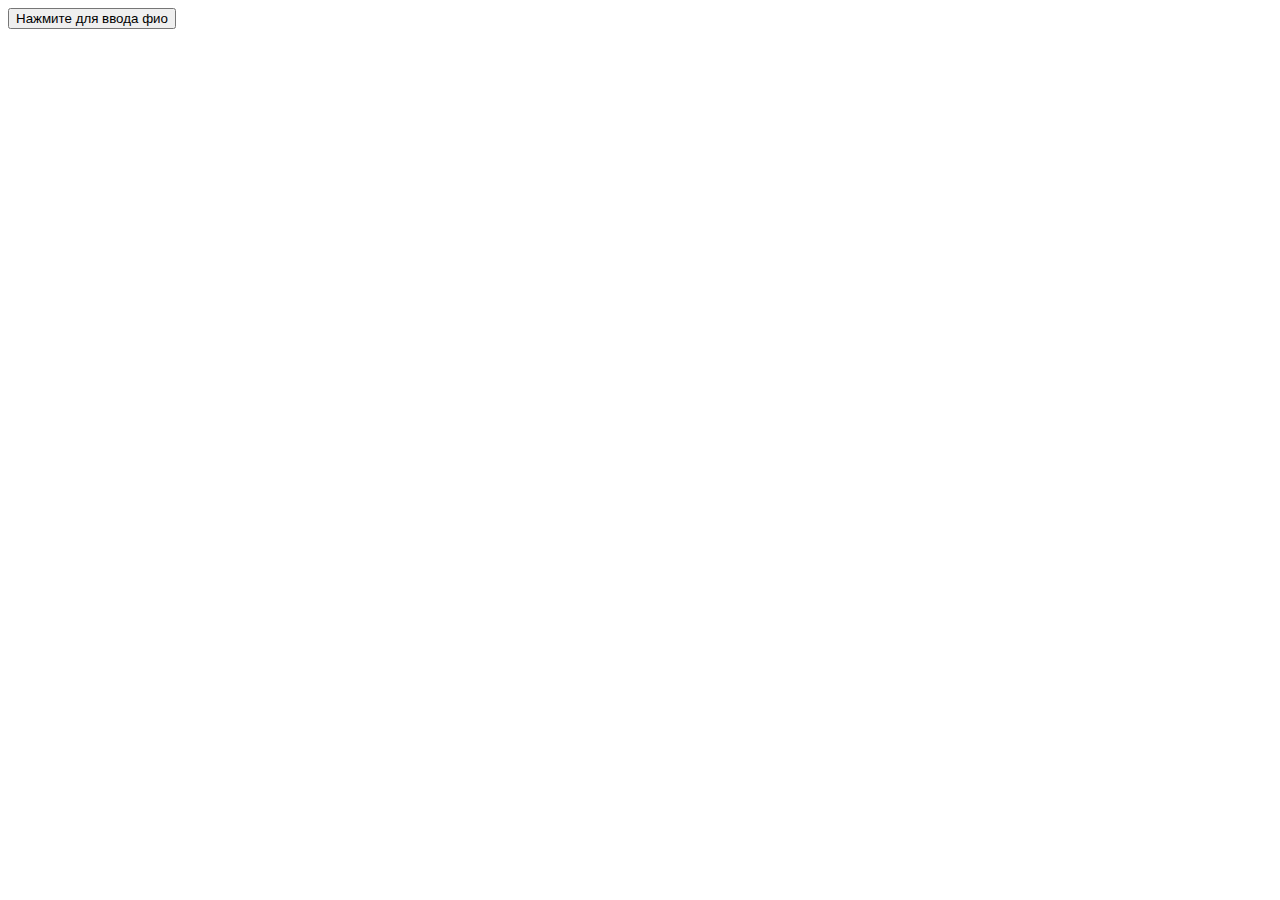
<file: 1/index.html>
<!DOCTYPE html>
<html lang="en">

<head>
    <meta charset="UTF-8">
    <meta name="viewport" content="width=device-width, initial-scale=1.0">
    <title>Document</title>
    <script src="assets/javascript/alert.js"></script>
</head>

<body>

    <button onclick="SetPrintFio()">Нажмите для ввода фио</button>

</body>

</html>
</file>
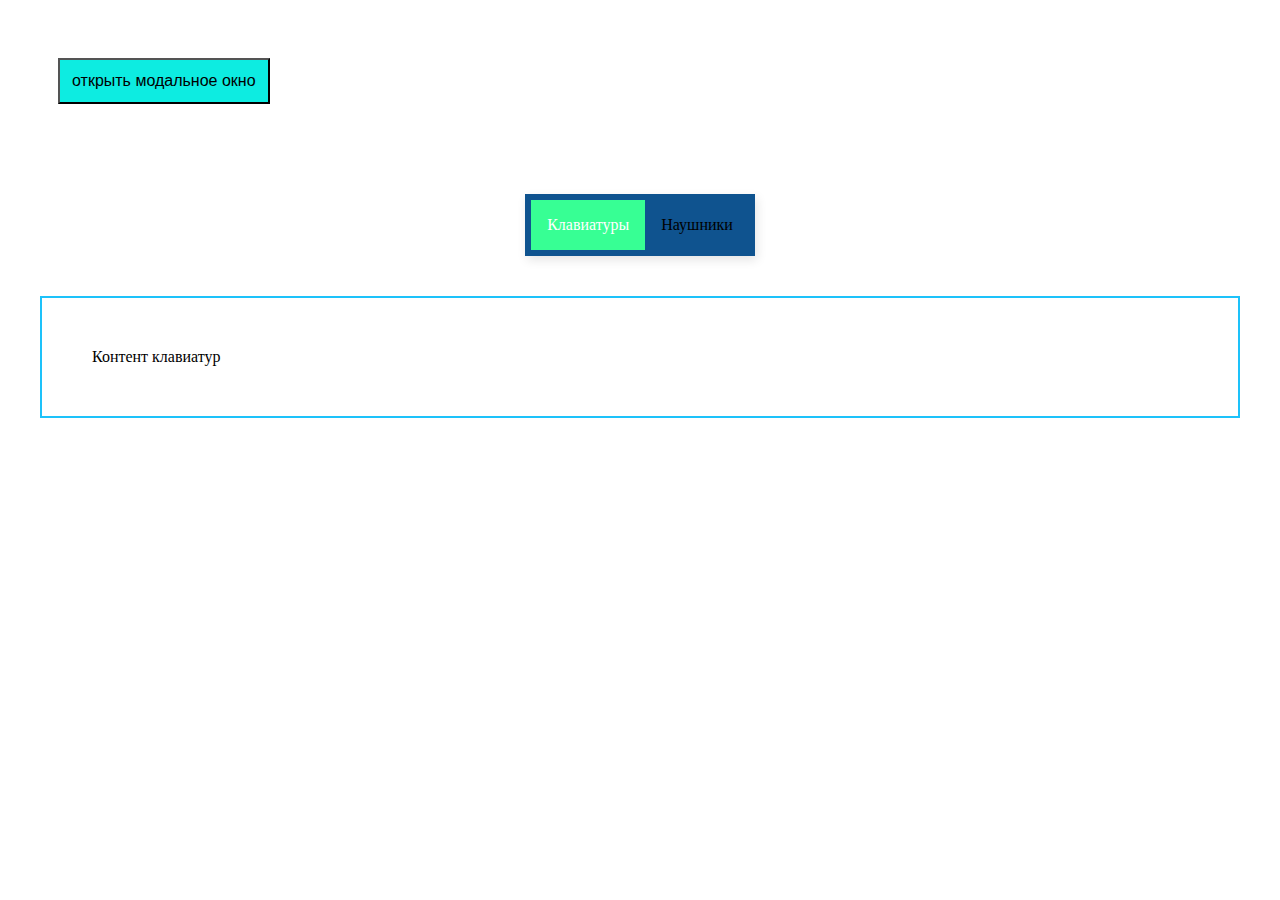
<file: 10/index.html>
<!DOCTYPE html>
<html lang="en">

<head>
    <meta charset="UTF-8">
    <meta name="viewport" content="width=device-width, initial-scale=1.0">
    <title>Document</title>
    <link rel="stylesheet" href="style.css">
    <script src="js.js" defer></script>
</head>

<body>
    <button class="open_modal">
        открыть модальное окно
    </button>

    <div class="modal_container">
        <div class="modal">
            <button class="close_modal">
                ×
            </button>
            <p class="modal_content">
                модальное окно
            </p>
        </div>
    </div>


    <div class="container">
        <div class="tabs">
            <div class="tab active">Клавиатуры</div>
            <div class="tab">Наушники</div>
        </div>
        <div class="content active">
            Контент клавиатур
        </div>
        <div class="content">
            Контент наушников
        </div>
</body>

</html>
</file>
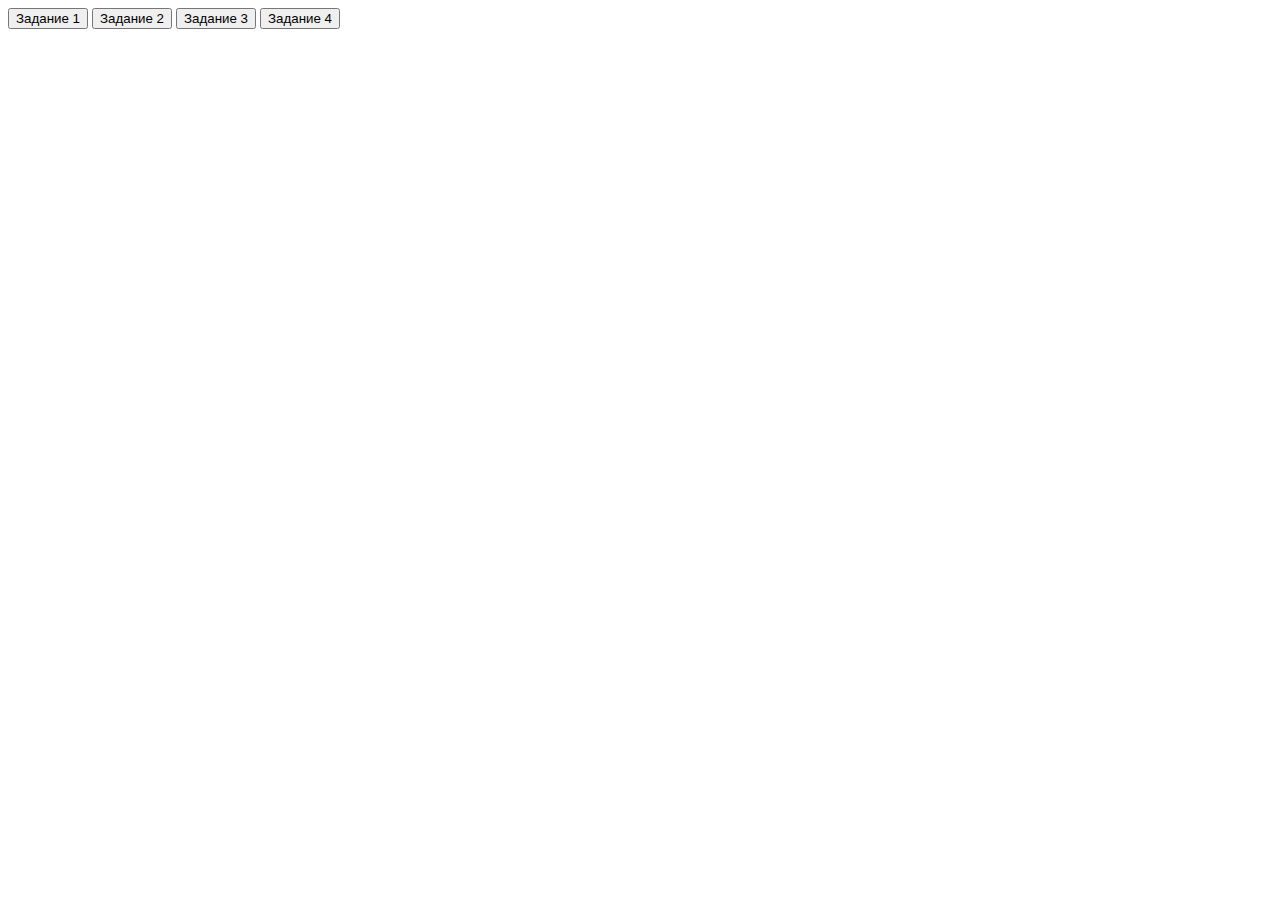
<file: 2/index.html>
<!DOCTYPE html>
<html lang="en">

<head>
    <meta charset="UTF-8">
    <meta name="viewport" content="width=device-width, initial-scale=1.0">
    <title>Document</title>
    <script src="js.js"></script>
</head>

<body>
    <button onclick="zad1()">Задание 1</button>
    <button onclick="zad2()">Задание 2</button>
    <button onclick="zad3()">Задание 3</button>
    <button onclick="zad4()">Задание 4</button>
</body>

</html>
</file>
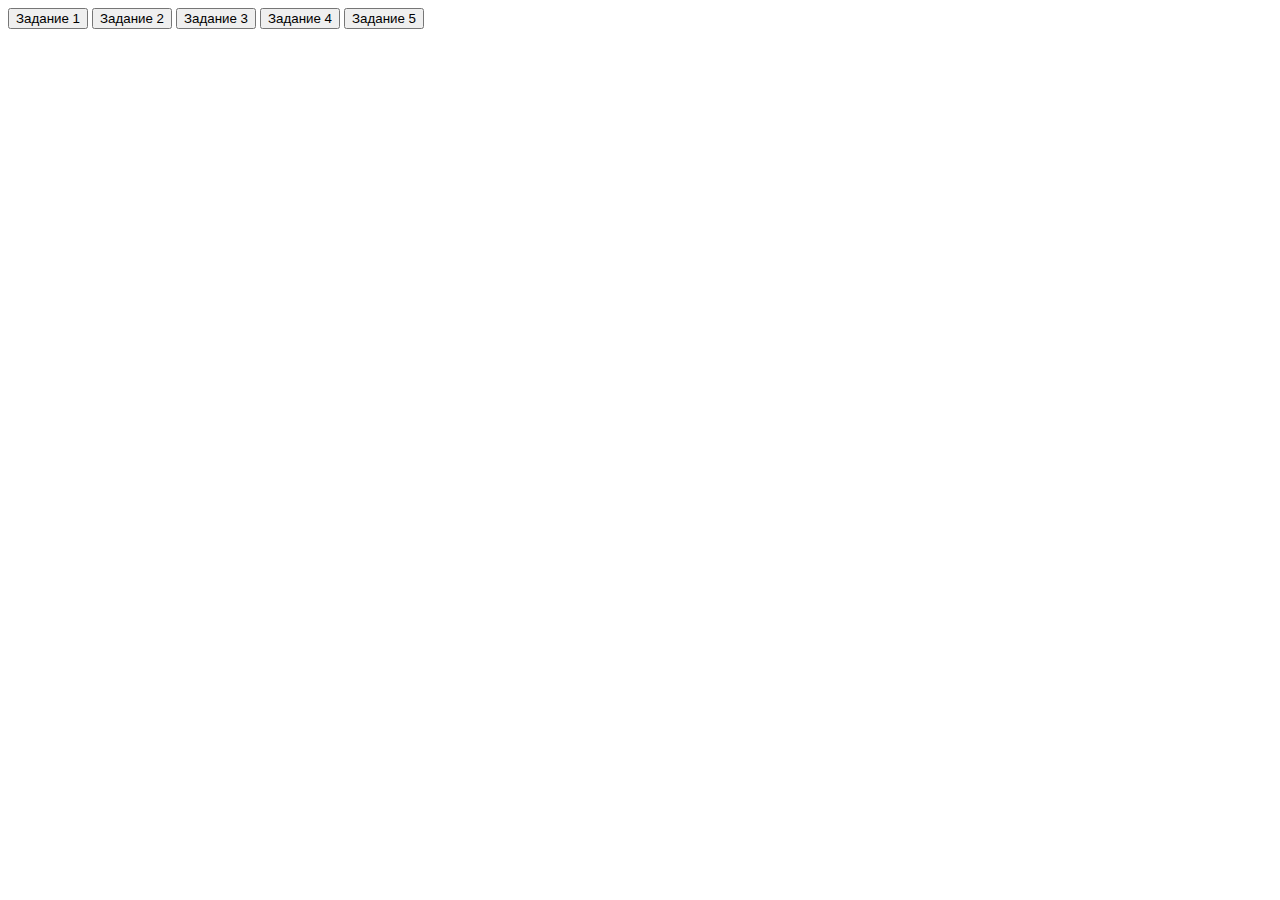
<file: 3/index.html>
<!DOCTYPE html>
<html lang="en">

<head>
    <meta charset="UTF-8">
    <meta name="viewport" content="width=device-width, initial-scale=1.0">
    <title>Document</title>
</head>

<body>
    <button onclick="Zadanie1()">Задание 1</button>
    <button onclick="Zadanie2()">Задание 2</button>
    <button onclick="Zadanie3()">Задание 3</button>
    <button onclick="Zadanie4()">Задание 4</button>
    <button onclick="Zadanie5()">Задание 5</button>
    <script src="assets/js/script.js"></script>
</body>

</html>
</file>
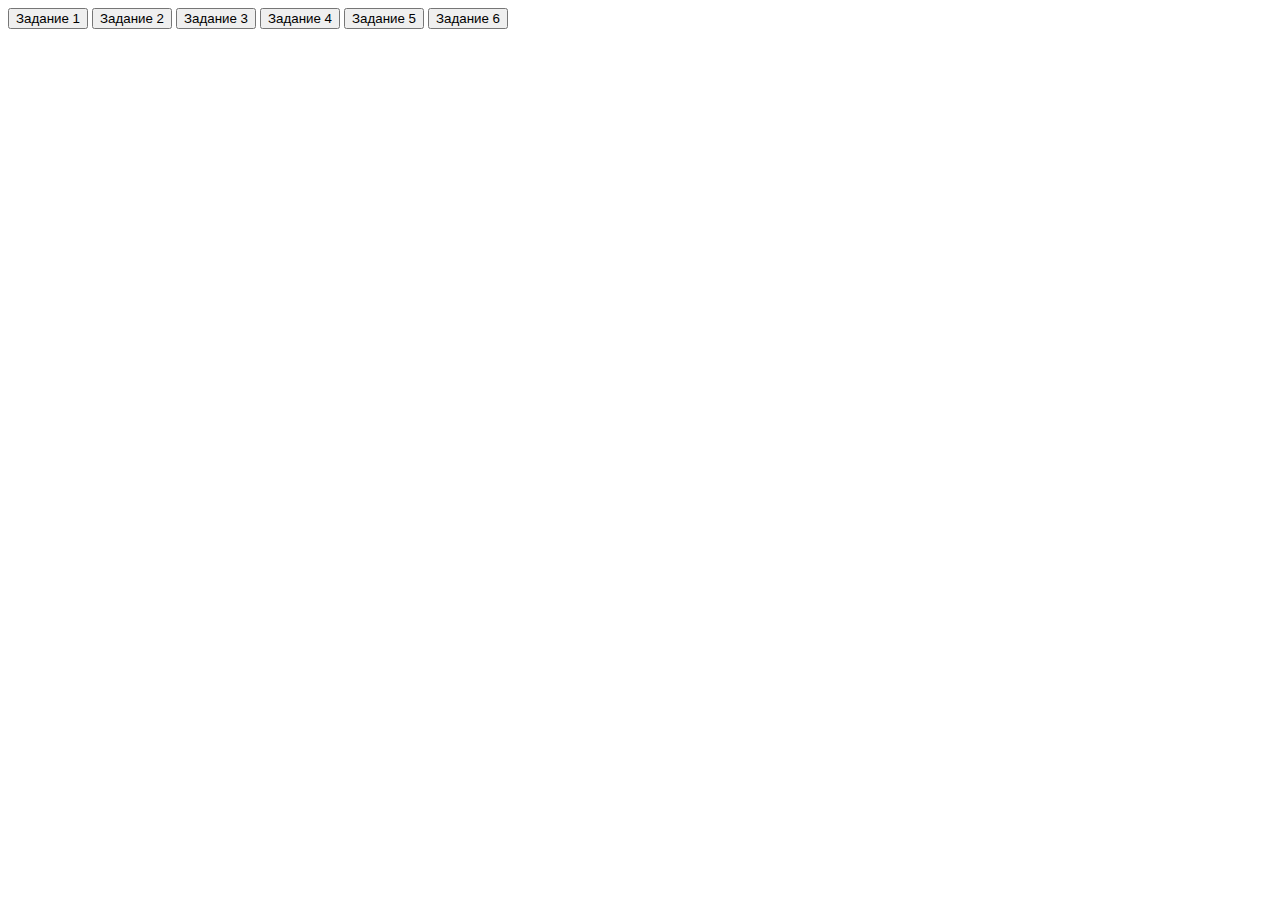
<file: 4/index.html>
<!DOCTYPE html>
<html lang="en">

<head>
    <meta charset="UTF-8">
    <meta name="viewport" content="width=device-width, initial-scale=1.0">
    <title>Document</title>
    <script src="js.js"></script>
</head>

<body>
    <button onclick="zad1()">Задание 1</button>
    <button onclick="zad2()">Задание 2</button>
    <button onclick="zad3()">Задание 3</button>
    <button onclick="zad4()">Задание 4</button>
    <button onclick="zad5()">Задание 5</button>
    <!-- <button onclick="zad5(
        'Вы согласны?',
        () => { alert('Вы согласились.'); },
        () => { alert('Вы отменили выполнение.'); }
    )">Задание 5</button> -->
    <button onclick="zad6(prompt('Введите ваш возраст'))">Задание 6</button>
</body>

</html>
</file>
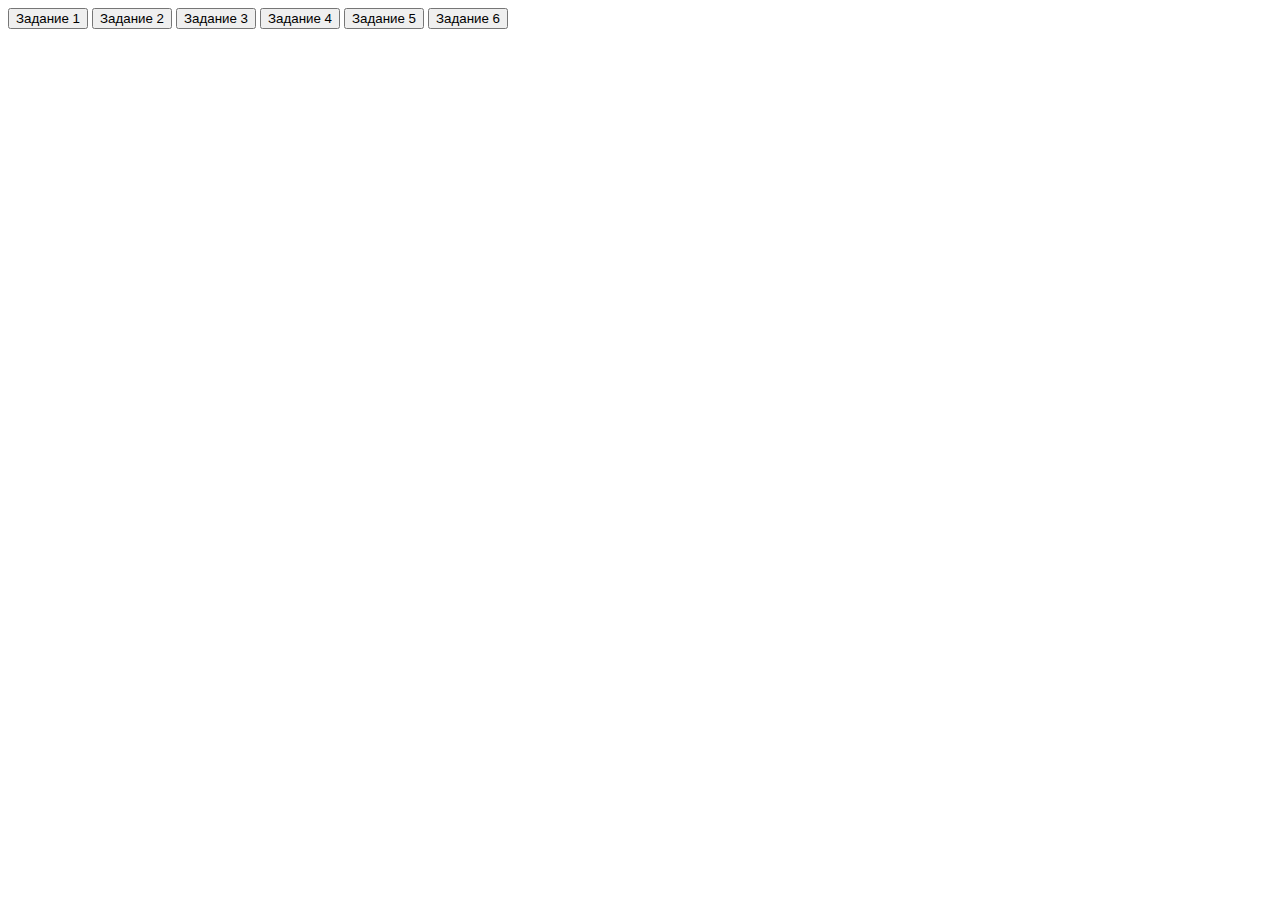
<file: 5/index.html>
<!DOCTYPE html>
<html lang="en">

<head>
    <meta charset="UTF-8">
    <meta name="viewport" content="width=device-width, initial-scale=1.0">
    <title>Document</title>
    <script src="js.js"></script>
</head>

<body>
    <button onclick="zad1()">Задание 1</button>
    <button onclick="zad2()">Задание 2</button>
    <button onclick="zad3()">Задание 3</button>
    <button onclick="zad4()">Задание 4</button>
    <button onclick="zad5()">Задание 5</button>
    <button onclick="zad6()">Задание 6</button>
</body>

</html>
</file>
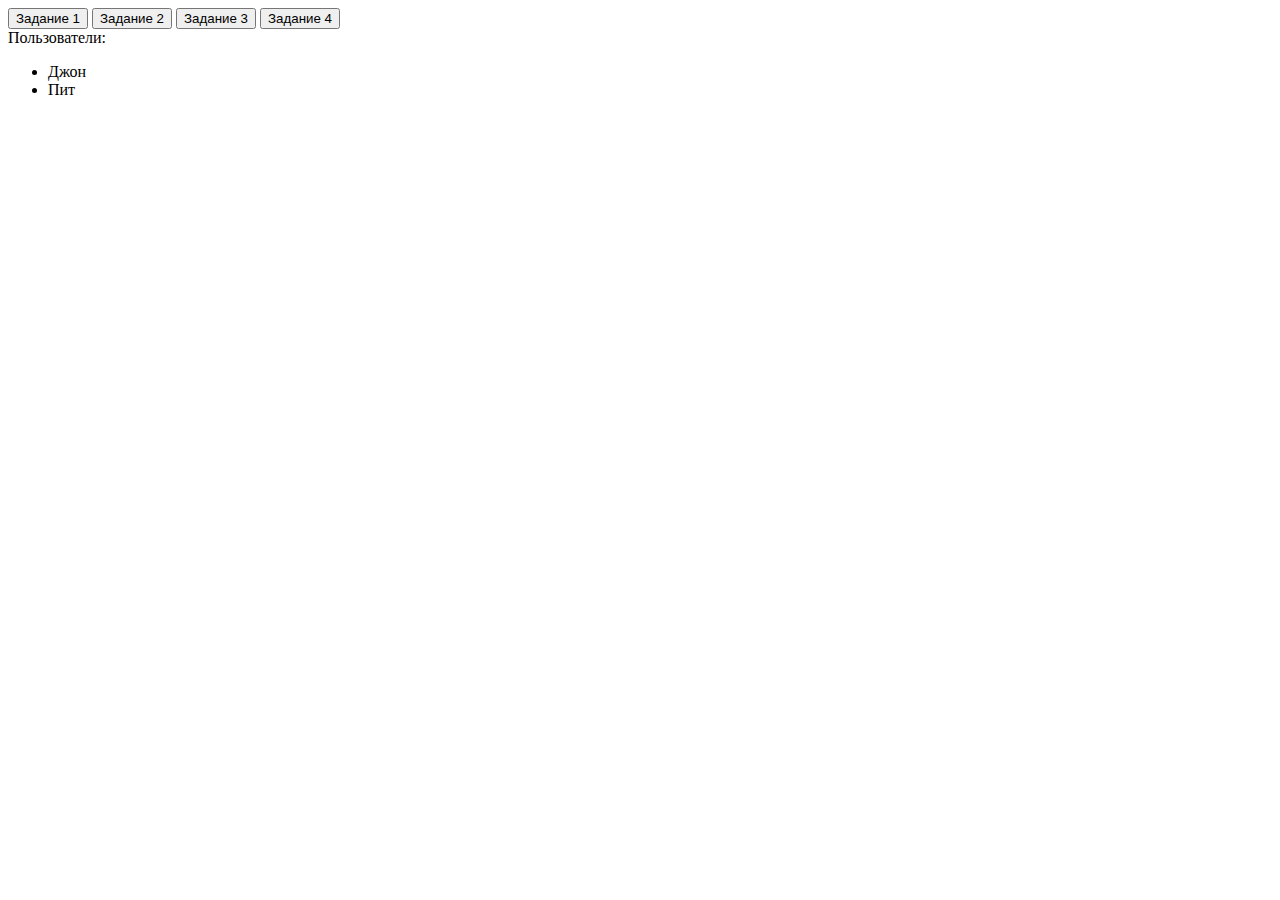
<file: 6/index.html>
<!DOCTYPE html>
<html lang="en">

<head>
    <meta charset="UTF-8">
    <meta name="viewport" content="width=device-width, initial-scale=1.0">
    <title>Document</title>
</head>

<body>
    <button onclick="Zadanie1()">Задание 1</button>
    <button onclick="Zadanie2()">Задание 2</button>
    <button onclick="Zadanie3()">Задание 3</button>
    <button onclick="Zadanie4()">Задание 4</button>
    <!-- Задание 1 -->
    <div>Пользователи:</div>
    <ul>
        <li>Джон</li>
        <li>Пит</li>
    </ul>
    <!-- Задание 1 -->
    <div class="zadanie3"></div>
    <div class="zadanie4"></div>
    <script src="assets/js/script.js"></script>

    <style>
        .block {
            width: 100px;
            height: 100px;
            background-color: blue;
            margin-bottom: 10px;
        }
    </style>
</body>

</html>
</file>
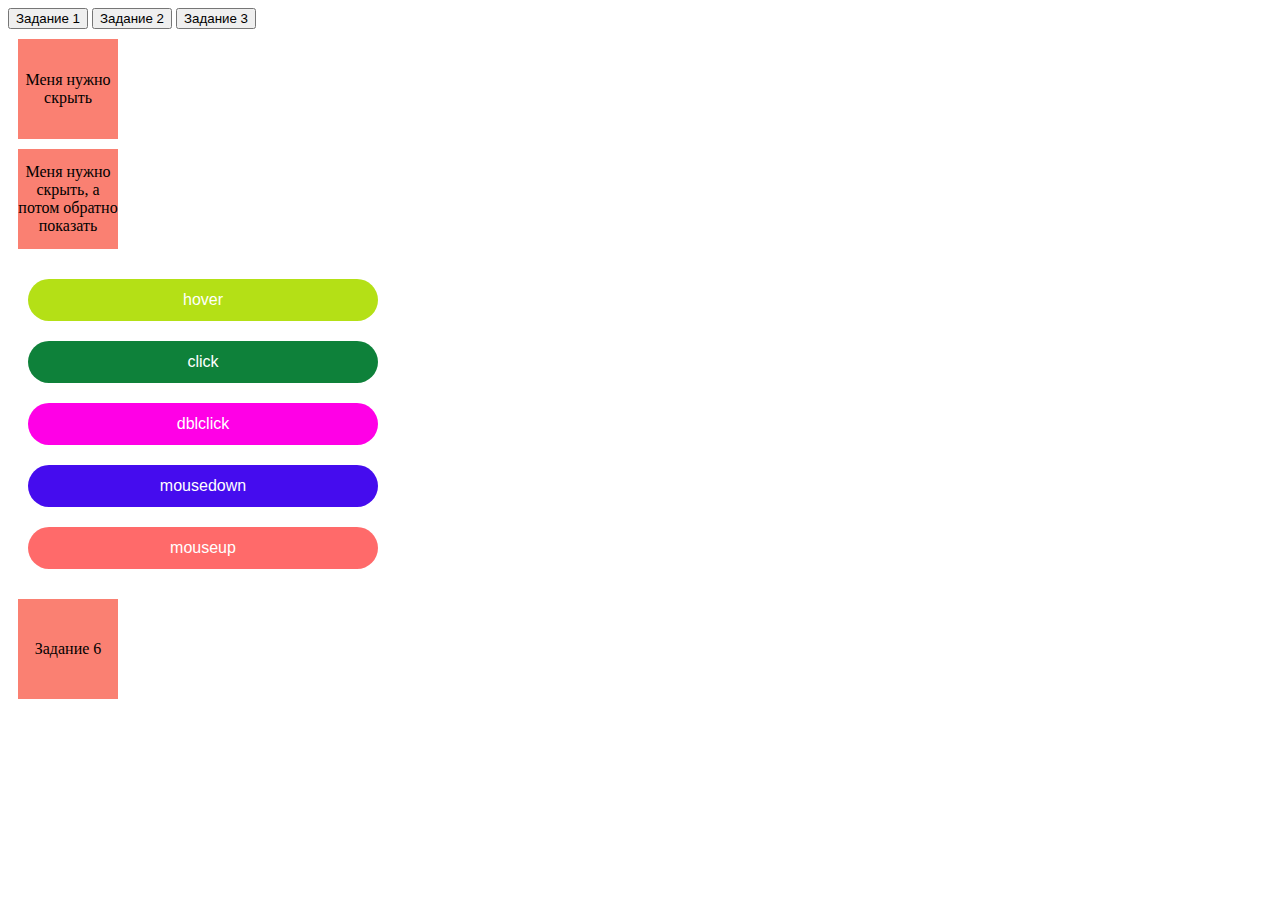
<file: 7/index.html>
<!DOCTYPE html>
<html lang="en">

<head>
    <meta charset="UTF-8">
    <meta name="viewport" content="width=device-width, initial-scale=1.0">
    <title>Document</title>
</head>

<body>
    <button id="zad1">Задание 1</button>
    <button id="zad2">Задание 2</button>
    <button id="zad3">Задание 3</button>

    <div id="text" class="block">Меня нужно скрыть</div>

    <div id="text-2" class="block">Меня нужно скрыть, а потом обратно показать</div>
    <div class="zad4">
        <button class="btn" id="hoverBtn">hover</button>
        <button class="btn" id="clickBtn">click</button>
        <button class="btn" id="doubleClickBtn">dblclick</button>
        <button class="btn" id="mouseDownBtn">mousedown</button>
        <button class="btn" id="mouseUpBtn">mouseup</button>
    </div>
    <div class="zad6 block">Задание 6</div>

    <script src="assets/js/script.js"></script>

    <style>
        .block {
            width: 100px;
            height: 100px;
            background-color: salmon;
            margin: 10px;
            display: flex;
            align-items: center;
            justify-content: center;
            text-align: center;
        }

        .display {
            display: none;
        }

        .zad4 {
            font-family: Arial, sans-serif;
            display: flex;
            flex-direction: column;
            gap: 20px;
            padding: 20px;
        }

        .btn {
            padding: 12px 24px;
            font-size: 16px;
            border: none;
            border-radius: 50px;
            cursor: pointer;
            transition: all 0.3s ease;
            width: 350px;
            text-align: center;
            position: relative;
            overflow: hidden;
        }

        #hoverBtn {
            background-color: #b4e016;
            color: white;
        }

        #hoverBtn.hover {
            background-color: #c2e828;
            transform: scale(1.05);
            box-shadow: 0 4px 8px rgba(0, 0, 0, 0.2);
        }

        #clickBtn {
            background-color: #0e813a;
            color: white;
        }

        #clickBtn.click {
            background-color: #ed6f14;
            transform: scale(0.95);
        }

        #doubleClickBtn {
            background-color: #ff00e6;
            color: white;
        }

        #mouseDownBtn {
            background-color: #450cee;
            color: white;
        }

        #mouseUpBtn {
            background-color: #ff000095;
            color: white;
        }
    </style>
</body>

</html>
</file>
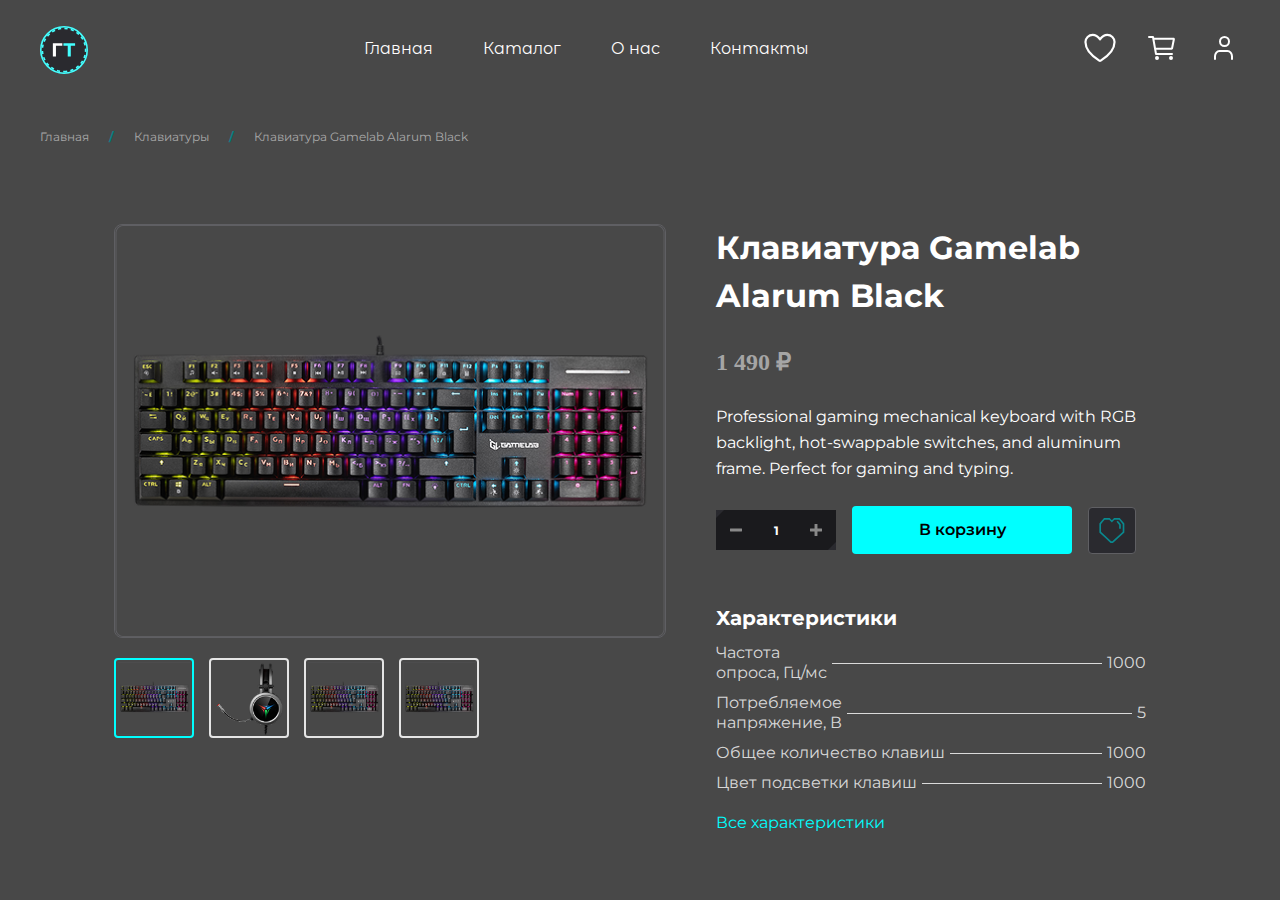
<file: 8/index.html>
<!DOCTYPE html>
<html lang="ru">

<head>
    <meta charset="UTF-8">
    <meta name="viewport" content="width=device-width, initial-scale=1.0">
    <title>Document</title>
    <link rel="stylesheet" href="assets/css/style.css">
</head>

<body>
    <header class="container">
        <div class="logo">
            <a href="?page=home"> <img src="assets/images/header/logo.svg" alt=""></a>
        </div>
        <nav>
            <a href="?page=home">Главная</a>
            <a href="?page=catalog">Каталог</a>
            <a href="?page=aboutus">О нас</a>
            <a href="page=home#footer">Контакты</a>
        </nav>
        <div class="profile">
            <a href="?page=favorite"><svg width="22" height="20" viewBox="0 0 22 20" fill="none"
                    xmlns="http://www.w3.org/2000/svg">
                    <path
                        d="M6 1C3.239 1 1 3.216 1 5.95C1 8.157 1.875 13.395 10.488 18.69C10.6423 18.7839 10.8194 18.8335 11 18.8335C11.1806 18.8335 11.3577 18.7839 11.512 18.69C20.125 13.395 21 8.157 21 5.95C21 3.216 18.761 1 16 1C13.239 1 11 4 11 4C11 4 8.761 1 6 1Z"
                        stroke-width="1.5" stroke-linecap="round" stroke-linejoin="round" />
                </svg>
            </a>
            <a href="?page=busket"><svg width="24" height="24" viewBox="0 0 24 24" fill="none"
                    xmlns="http://www.w3.org/2000/svg">
                    <path
                        d="M8.25 20.25C8.66421 20.25 9 19.9142 9 19.5C9 19.0858 8.66421 18.75 8.25 18.75C7.83579 18.75 7.5 19.0858 7.5 19.5C7.5 19.9142 7.83579 20.25 8.25 20.25Z"
                        stroke-width="1.5" stroke-linecap="round" stroke-linejoin="round" />
                    <path
                        d="M18.75 20.25C19.1642 20.25 19.5 19.9142 19.5 19.5C19.5 19.0858 19.1642 18.75 18.75 18.75C18.3358 18.75 18 19.0858 18 19.5C18 19.9142 18.3358 20.25 18.75 20.25Z"
                        stroke-width="1.5" stroke-linecap="round" stroke-linejoin="round" />
                    <path d="M2.25 3.75H5.25L7.5 16.5H19.5" stroke-width="1.5" stroke-linecap="round"
                        stroke-linejoin="round" />
                    <path
                        d="M7.5 12.5H19.1925C19.2792 12.5001 19.3633 12.4701 19.4304 12.4151C19.4975 12.3601 19.5434 12.2836 19.5605 12.1986L20.9105 5.44859C20.9214 5.39417 20.92 5.338 20.9066 5.28414C20.8931 5.23029 20.8679 5.18009 20.8327 5.13717C20.7975 5.09426 20.7532 5.05969 20.703 5.03597C20.6528 5.01225 20.598 4.99996 20.5425 5H6"
                        stroke-width="1.5" stroke-linecap="round" stroke-linejoin="round" />
                </svg>
            </a>
            <div class="dropdown">
                <a href="?page=auth"><svg width="32" height="32" viewBox="0 0 32 32" fill="none"
                        xmlns="http://www.w3.org/2000/svg">
                        <path
                            d="M24 27V24.3333C24 22.9188 23.5224 21.5623 22.6722 20.5621C21.8221 19.5619 20.669 19 19.4667 19H11.5333C10.331 19 9.17795 19.5619 8.32778 20.5621C7.47762 21.5623 7 22.9188 7 24.3333V27"
                            stroke-width="2" stroke-linecap="round" stroke-linejoin="round" />
                        <path
                            d="M16.5 14C18.9853 14 21 11.9853 21 9.5C21 7.01472 18.9853 5 16.5 5C14.0147 5 12 7.01472 12 9.5C12 11.9853 14.0147 14 16.5 14Z"
                            stroke-width="2" stroke-linecap="round" stroke-linejoin="round" />
                    </svg>

                </a>
                <div class="drop_margin">
                    <div class="drop_content">
                        <a href="">Профиль</a>
                        <a href="">Заказы</a>
                        <a href="">Избранное</a>
                    </div>
                </div>
            </div>

        </div>
    </header>

    <div class="page_name container">
        <div class="page_name_text">
            <a href="?page=home">Главная</a>
            <p class="slash">/</p>
            <a href="?page=catalog&keyboard">Клавиатуры</a>
            <p class="slash">/</p>
            <a href="?page=<?= $_GET['page'] ?>">Клавиатура Gamelab Alarum Black</a>
        </div>
    </div>

    <div class="about_tovar container">
        <div class="img">
            <div class="main_img">
                <img src="assets/images/tovar/klava.png" id="main_img" alt="">
            </div>
            <div class="slider">
                <img src="assets/images/tovar/klava.png" class="active" onclick="img_slider(this)" alt="">
                <img src="assets\images\category\headphones.png" onclick="img_slider(this)" alt="">
                <img src="assets/images/tovar/klava.png" onclick="img_slider(this)" alt="">
                <img src="assets/images/tovar/klava.png" onclick="img_slider(this)" alt="">
            </div>
        </div>
        <div class="about_tovar_text">
            <div class="tovar_name">
                Клавиатура Gamelab Alarum Black
            </div>
            <div class="tovar_price">
                1 490 ₽
            </div>
            <div class="tovar_description">
                Professional gaming mechanical keyboard with RGB backlight, hot-swappable switches, and aluminum frame.
                Perfect for gaming and typing.
            </div>
            <div class="tovar_btns">
                <div class="kol_vo">
                    <div class="kol_vo_elem_h" onclick="number_minus(this)">
                        <svg width="12" height="4" viewBox="0 0 12 4" fill="none" xmlns="http://www.w3.org/2000/svg">
                            <path
                                d="M11.999 0.855148V3.14424C11.999 3.22656 11.9665 3.30555 11.9085 3.36401C11.8506 3.42248 11.7719 3.45569 11.6895 3.45641H0.312179C0.229384 3.45641 0.14998 3.42352 0.0914352 3.36498C0.0328902 3.30643 0 3.22703 0 3.14424L0 0.855148C0 0.772353 0.0328902 0.692949 0.0914352 0.634404C0.14998 0.575859 0.229384 0.542969 0.312179 0.542969H11.6895C11.7719 0.543694 11.8506 0.576904 11.9085 0.635371C11.9665 0.693837 11.999 0.772827 11.999 0.855148Z" />
                        </svg>
                    </div>
                    <div class="kol_vo_elem">
                        <div class="number" id="about_number">1</div>
                    </div>
                    <div class="kol_vo_elem_h" onclick="number_plus(this)">
                        <svg width="12" height="12" viewBox="0 0 12 12" fill="none" xmlns="http://www.w3.org/2000/svg">
                            <path
                                d="M11.999 4.85563V7.14437C11.999 7.18538 11.991 7.226 11.9753 7.26389C11.9596 7.30179 11.9366 7.33622 11.9076 7.36522C11.8786 7.39421 11.8442 7.41721 11.8063 7.43288C11.7684 7.44855 11.7278 7.4566 11.6868 7.45655H7.45655V11.6895C7.4566 11.7305 7.44856 11.7711 7.43291 11.809C7.41726 11.8469 7.3943 11.8813 7.36534 11.9103C7.33638 11.9393 7.30199 11.9623 7.26413 11.9779C7.22627 11.9936 7.1857 12.0017 7.14472 12.0017H4.85563C4.77283 12.0017 4.69343 11.9688 4.63488 11.9103C4.57634 11.8517 4.54345 11.7723 4.54345 11.6895V7.45655H0.31218C0.2712 7.4566 0.230613 7.44856 0.19274 7.43291C0.154866 7.41726 0.120449 7.3943 0.0914563 7.36534C0.0624632 7.33638 0.0394628 7.30199 0.0237701 7.26413C0.00807741 7.22627 1.64851e-07 7.1857 1.89758e-07 7.14472V4.85563C-4.50488e-05 4.81462 0.00799884 4.774 0.0236713 4.73611C0.0393438 4.69821 0.062337 4.66378 0.0913345 4.63478C0.120332 4.60579 0.154764 4.58279 0.19266 4.56712C0.230556 4.55145 0.271171 4.5434 0.31218 4.54345H4.54345V0.31218C4.54345 0.229385 4.57634 0.14998 4.63488 0.0914354C4.69343 0.0328904 4.77283 1.89758e-07 4.85563 1.89758e-07H7.14437C7.18538 -4.50488e-05 7.226 0.00799884 7.26389 0.0236713C7.30179 0.0393438 7.33622 0.062337 7.36522 0.0913345C7.39421 0.120332 7.41721 0.154764 7.43288 0.19266C7.44855 0.230556 7.4566 0.271171 7.45655 0.31218V4.54345H11.6895C11.7719 4.54408 11.8506 4.57727 11.9086 4.63575C11.9666 4.69424 11.9991 4.77328 11.999 4.85563Z" />
                        </svg>
                    </div>
                </div>
                <a href="?page=busket&tovar">
                    <div class="to_busket">В корзину</div>
                </a>
                <div class="to_favorite">
                    <svg width="26" height="25" viewBox="0 0 26 25" fill="none" xmlns="http://www.w3.org/2000/svg">
                        <path
                            d="M12.8625 2.15873C13.5367 1.48453 14.1952 0.832348 14.8453 0.166534C14.8971 0.110317 14.9608 0.066299 15.0317 0.0376514C15.1026 0.00900377 15.1789 -0.00355952 15.2553 0.000866963C17.0158 0.000866963 18.7773 0.000866963 20.5388 0.0103037C20.6693 0.0167902 20.7921 0.0735317 20.8817 0.168631C22.316 1.87563 23.7389 3.59207 25.1712 5.30641C25.3015 5.45457 25.3698 5.64716 25.362 5.8443C25.3564 8.64037 25.3564 11.4343 25.362 14.2262C25.3687 14.3232 25.3525 14.4204 25.3148 14.51C25.2771 14.5995 25.219 14.6791 25.145 14.7421C21.4807 18.1155 17.8193 21.4911 14.1606 24.8688C14.0729 24.9451 13.9622 24.9901 13.8461 24.9967C13.196 25.0086 12.5452 25.0086 11.8937 24.9967C11.7784 24.9922 11.6679 24.9498 11.5791 24.8761C7.88694 21.4761 4.20102 18.0722 0.521393 14.6645C0.430041 14.569 0.37704 14.4432 0.372502 14.3111C0.364114 11.4654 0.364114 8.6194 0.372502 5.773C0.375818 5.62066 0.428427 5.4735 0.522441 5.35359C1.94844 3.63191 3.37863 1.91163 4.81301 0.192747C4.85642 0.130566 4.91484 0.0803686 4.98285 0.0468215C5.05087 0.0132744 5.12625 -0.00253359 5.20201 0.000866963C6.96353 0.00820664 8.72506 0.000866963 10.4855 0.0124007C10.6265 0.0187673 10.7606 0.0748625 10.8641 0.170728C11.5288 0.817669 12.181 1.47824 12.8625 2.15873ZM12.8688 4.50953C12.785 4.43089 12.721 4.37427 12.6591 4.31345C11.8371 3.49141 11.0119 2.67251 10.1961 1.84418C10.1415 1.78493 10.0744 1.73851 9.99976 1.70823C9.92507 1.67796 9.84461 1.66459 9.76415 1.66907C8.49753 1.67536 7.23091 1.66907 5.96429 1.67746C5.84144 1.68098 5.72466 1.73167 5.6382 1.81901C4.47294 3.20516 3.31327 4.5976 2.15919 5.99634C2.08292 6.09623 2.04033 6.21775 2.03756 6.3434C2.03127 8.74662 2.03756 11.1498 2.02917 13.5531C2.02681 13.6328 2.04268 13.712 2.07557 13.7847C2.10846 13.8574 2.1575 13.9216 2.21896 13.9725C5.44772 16.9475 8.67089 19.9271 11.8885 22.9112C12.2187 23.2194 12.5365 23.3798 12.9863 23.3369C13.2243 23.3138 13.4204 23.2918 13.6154 23.1125C16.9112 20.0571 20.212 17.008 23.5177 13.9651C23.5763 13.9164 23.6229 13.8549 23.6538 13.7852C23.6847 13.7155 23.6991 13.6397 23.6959 13.5635C23.6896 11.1603 23.6959 8.75711 23.6844 6.35389C23.6779 6.21275 23.6269 6.07729 23.5386 5.96698C22.3957 4.58153 21.2462 3.20237 20.09 1.8295C19.9982 1.7362 19.8738 1.68209 19.743 1.67851C18.4847 1.66697 17.2265 1.67851 15.9683 1.66697C15.8837 1.66263 15.7992 1.67712 15.7208 1.70939C15.6425 1.74167 15.5723 1.79093 15.5153 1.85361C14.6461 2.73647 13.7664 3.61094 12.8688 4.50953Z"
                            fill="#0A898F" />
                        <path
                            d="M17.5002 3.87209C17.9333 3.51035 18.3454 3.16748 18.7784 2.80469L19.4495 3.60366C20.1929 4.49596 20.9384 5.38616 21.6765 6.28474C21.7496 6.36602 21.7948 6.46852 21.8055 6.57728C21.8139 7.9561 21.8118 9.33491 21.8107 10.7137C21.8081 10.749 21.8032 10.784 21.7961 10.8186H20.1425V10.5439C20.1425 9.46912 20.1373 8.39333 20.1425 7.31754C20.1463 7.13263 20.0792 6.95328 19.9548 6.81635C19.1349 5.84436 18.3307 4.86923 17.5002 3.87209Z"
                            fill="#0A898F" />
                    </svg>

                </div>
            </div>
            <div class="about_page_about">
                <h3>Характеристики</h3>
                <div class="about_text">
                    <p class="p_left">Частота <br> опроса, Гц/мс</p>
                    <p class="about_text_line"></p>
                    <p class="p_right">1000</p>
                </div>
                <div class="about_text">
                    <p class="p_left">Потребляемое <br> напряжение, В</p>
                    <p class="about_text_line"></p>
                    <p class="p_right">5</p>
                </div>
                <div class="about_text">
                    <p class="p_left">Общее количество клавиш</p>
                    <p class="about_text_line"></p>
                    <p class="p_right">1000</p>
                </div>
                <div class="about_text">
                    <p class="p_left">Цвет подсветки клавиш</p>
                    <p class="about_text_line"></p>
                    <p class="p_right">1000</p>
                </div>
                <div class="hidden">
                    <div class="about_text">
                        <p class="p_left">Цвет подсветки клавиш</p>
                        <p class="about_text_line"></p>
                        <p class="p_right">1000</p>
                    </div>
                    <div class="about_text">
                        <p class="p_left">Цвет подсветки клавиш</p>
                        <p class="about_text_line"></p>
                        <p class="p_right">1000</p>
                    </div>
                    <div class="about_text">
                        <p class="p_left">Цвет подсветки клавиш</p>
                        <p class="about_text_line"></p>
                        <p class="p_right">1000</p>
                    </div>
                    <div class="about_text">
                        <p class="p_left">Цвет подсветки клавиш</p>
                        <p class="about_text_line"></p>
                        <p class="p_right">1000</p>
                    </div>
                </div>
                <div class="all_spec" id="all_spec" onclick="accardion()">Все характеристики</div>
            </div>
        </div>
    </div>

    <script src="assets/js/script.js"></script>
</body>

</html>
</file>
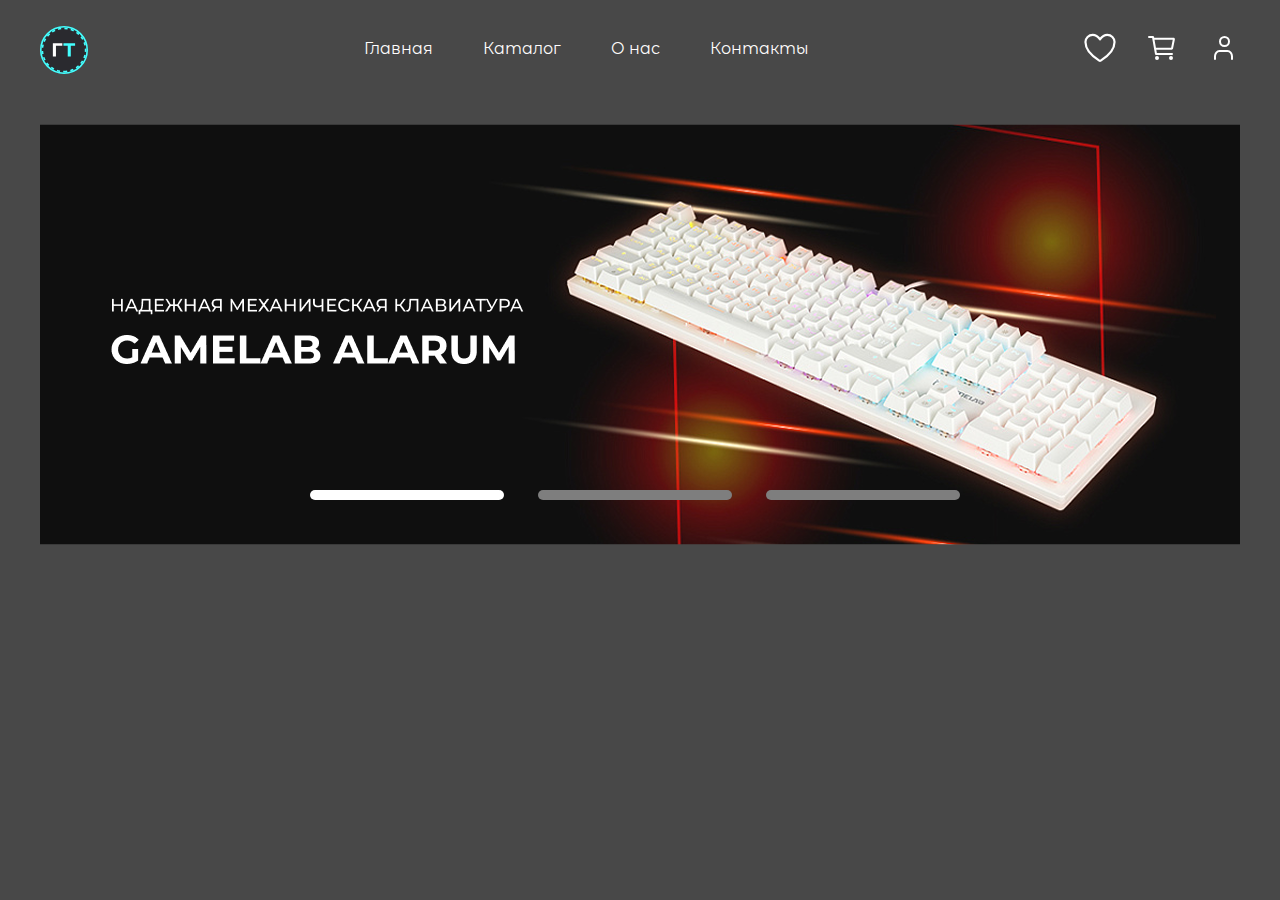
<file: 9/index.html>
<!DOCTYPE html>
<html lang="ru">

<head>
    <meta charset="UTF-8">
    <meta name="viewport" content="width=device-width, initial-scale=1.0">
    <title>Document</title>
    <link rel="stylesheet" href="assets/css/style.css">
</head>

<body>
    <header class="container">
        <div class="logo">
            <a href="?page=home"> <img src="assets/images/header/logo.svg" alt=""></a>
        </div>
        <nav>
            <a href="?page=home">Главная</a>
            <a href="?page=catalog">Каталог</a>
            <a href="?page=aboutus">О нас</a>
            <a href="page=home#footer">Контакты</a>
        </nav>
        <div class="profile">
            <a href="?page=favorite"><svg width="22" height="20" viewBox="0 0 22 20" fill="none"
                    xmlns="http://www.w3.org/2000/svg">
                    <path
                        d="M6 1C3.239 1 1 3.216 1 5.95C1 8.157 1.875 13.395 10.488 18.69C10.6423 18.7839 10.8194 18.8335 11 18.8335C11.1806 18.8335 11.3577 18.7839 11.512 18.69C20.125 13.395 21 8.157 21 5.95C21 3.216 18.761 1 16 1C13.239 1 11 4 11 4C11 4 8.761 1 6 1Z"
                        stroke-width="1.5" stroke-linecap="round" stroke-linejoin="round" />
                </svg>
            </a>
            <a href="?page=busket"><svg width="24" height="24" viewBox="0 0 24 24" fill="none"
                    xmlns="http://www.w3.org/2000/svg">
                    <path
                        d="M8.25 20.25C8.66421 20.25 9 19.9142 9 19.5C9 19.0858 8.66421 18.75 8.25 18.75C7.83579 18.75 7.5 19.0858 7.5 19.5C7.5 19.9142 7.83579 20.25 8.25 20.25Z"
                        stroke-width="1.5" stroke-linecap="round" stroke-linejoin="round" />
                    <path
                        d="M18.75 20.25C19.1642 20.25 19.5 19.9142 19.5 19.5C19.5 19.0858 19.1642 18.75 18.75 18.75C18.3358 18.75 18 19.0858 18 19.5C18 19.9142 18.3358 20.25 18.75 20.25Z"
                        stroke-width="1.5" stroke-linecap="round" stroke-linejoin="round" />
                    <path d="M2.25 3.75H5.25L7.5 16.5H19.5" stroke-width="1.5" stroke-linecap="round"
                        stroke-linejoin="round" />
                    <path
                        d="M7.5 12.5H19.1925C19.2792 12.5001 19.3633 12.4701 19.4304 12.4151C19.4975 12.3601 19.5434 12.2836 19.5605 12.1986L20.9105 5.44859C20.9214 5.39417 20.92 5.338 20.9066 5.28414C20.8931 5.23029 20.8679 5.18009 20.8327 5.13717C20.7975 5.09426 20.7532 5.05969 20.703 5.03597C20.6528 5.01225 20.598 4.99996 20.5425 5H6"
                        stroke-width="1.5" stroke-linecap="round" stroke-linejoin="round" />
                </svg>
            </a>
            <div class="dropdown">
                <a href="?page=auth"><svg width="32" height="32" viewBox="0 0 32 32" fill="none"
                        xmlns="http://www.w3.org/2000/svg">
                        <path
                            d="M24 27V24.3333C24 22.9188 23.5224 21.5623 22.6722 20.5621C21.8221 19.5619 20.669 19 19.4667 19H11.5333C10.331 19 9.17795 19.5619 8.32778 20.5621C7.47762 21.5623 7 22.9188 7 24.3333V27"
                            stroke-width="2" stroke-linecap="round" stroke-linejoin="round" />
                        <path
                            d="M16.5 14C18.9853 14 21 11.9853 21 9.5C21 7.01472 18.9853 5 16.5 5C14.0147 5 12 7.01472 12 9.5C12 11.9853 14.0147 14 16.5 14Z"
                            stroke-width="2" stroke-linecap="round" stroke-linejoin="round" />
                    </svg>

                </a>
                <div class="drop_margin">
                    <div class="drop_content">
                        <a href="">Профиль</a>
                        <a href="">Заказы</a>
                        <a href="">Избранное</a>
                    </div>
                </div>
            </div>

        </div>
    </header>

    <div class="banner container">

        <div class="banner_slider">
            <img src="assets/images/banner/banner.png" alt="" class="slide">
            <img src="assets/images/banner/banner1.png" alt="" class="slide">
            <img src="assets/images/banner/banner2.png" alt="" class="slide">
        </div>
        <div class="text">
            <p></p>
            <h1></h1>
        </div>
        <div class="lines">
            <input type="radio" name="banner" id="0" onclick="select_slide(this)" checked>
            <label for="0" class="line"></label>
            <input type="radio" name="banner" id="1" onclick="select_slide(this)">
            <label for="1" class="line"></label>
            <input type="radio" name="banner" id="2" onclick="select_slide(this)">
            <label for="2" class="line"></label>
        </div>
    </div>

    <script src="assets/js/script.js"></script>
</body>

</html>
</file>
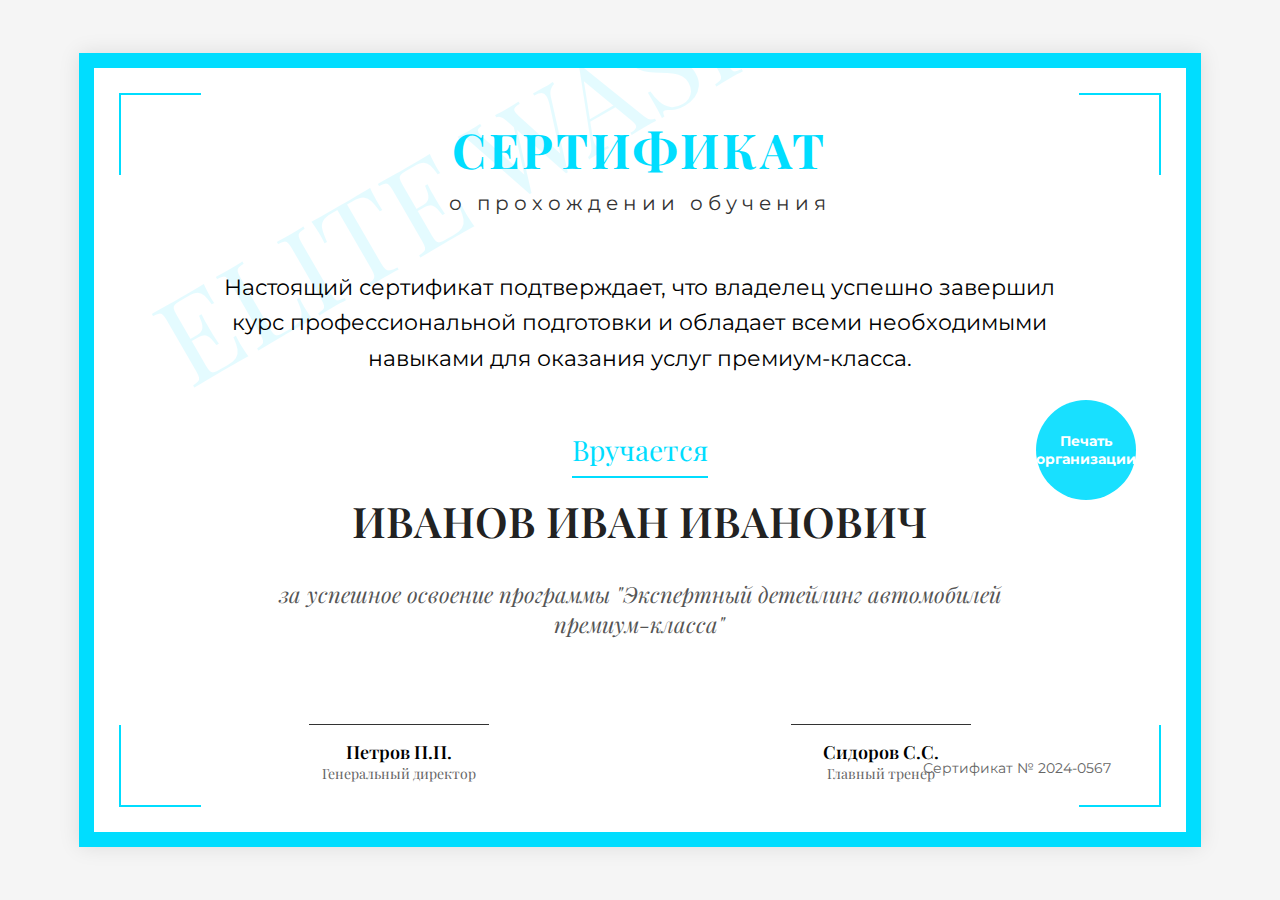
<file: p1/index.html>
<!DOCTYPE html>
<html lang="ru">
<head>
    <meta charset="UTF-8">
    <meta name="viewport" content="width=device-width, initial-scale=1.0">
    <title>Сертификат</title>
    <style>
        @import url('https://fonts.googleapis.com/css2?family=Playfair+Display:wght@700&family=Montserrat:wght@400;600&display=swap');
        
        body {
            margin: 0;
            padding: 0;
            display: flex;
            justify-content: center;
            align-items: center;
            min-height: 100vh;
            background-color: #f5f5f5;
        }
        
        .certificate {
            width: 297mm; /* A4 горизонтально */
            height: 210mm;
            background: white;
            position: relative;
            box-shadow: 0 0 20px rgba(0, 0, 0, 0.1);
            overflow: hidden;
            padding: 25px;
            box-sizing: border-box;
            border: 15px solid #00DDFF;
            background-size: cover;
            background-position: center;
            font-family: 'Playfair Display', serif;
            display: flex;
        }
        
        .border-decoration {
            position: absolute;
            border: 2px solid #00DDFF;
        }
        
        .top-left {
            top: 25px;
            left: 25px;
            width: 80px;
            height: 80px;
            border-right: none;
            border-bottom: none;
        }
        
        .top-right {
            top: 25px;
            right: 25px;
            width: 80px;
            height: 80px;
            border-left: none;
            border-bottom: none;
        }
        
        .bottom-left {
            bottom: 25px;
            left: 25px;
            width: 80px;
            height: 80px;
            border-right: none;
            border-top: none;
        }
        
        .bottom-right {
            bottom: 25px;
            right: 25px;
            width: 80px;
            height: 80px;
            border-left: none;
            border-top: none;
        }
        
        .certificate-content {
            flex: 1;
            display: flex;
            flex-direction: column;
            align-items: center;
            justify-content: center;
            text-align: center;
            position: relative;
            z-index: 2;
            padding: 0 40px;
        }
        
        .header {
            margin-bottom: 30px;
        }
        
        .title {
            font-size: 48px;
            color: #00DDFF;
            margin-bottom: 10px;
            font-weight: 700;
            text-transform: uppercase;
            letter-spacing: 3px;
        }
        
        .subtitle {
            font-size: 20px;
            color: #333;
            font-family: 'Montserrat', sans-serif;
            letter-spacing: 5px;
        }
        
        .main-text {
            font-size: 22px;
            margin: 25px 0;
            line-height: 1.6;
            max-width: 90%;
            font-family: 'Montserrat', sans-serif;
        }
        
        .awarded-to {
            font-size: 28px;
            margin: 30px 0 15px;
            color: #00DDFF;
            border-bottom: 2px solid #00DDFF;
            padding-bottom: 8px;
            display: inline-block;
        }
        
        .name {
            font-size: 42px;
            font-weight: 600;
            margin-bottom: 30px;
            color: #222;
            text-transform: uppercase;
        }
        
        .reason {
            font-size: 22px;
            margin-bottom: 30px;
            font-style: italic;
            color: #555;
            max-width: 80%;
        }
        
        .signatures {
            display: flex;
            justify-content: space-around;
            width: 100%;
            margin-top: 40px;
        }
        
        .signature {
            text-align: center;
            margin: 0 20px;
        }
        
        .signature-line {
            width: 180px;
            height: 1px;
            background: #333;
            margin: 15px auto;
        }
        
        .signature-name {
            font-size: 18px;
            font-weight: 600;
            margin-top: 8px;
        }
        
        .signature-title {
            font-size: 14px;
            color: #666;
        }
        
        .certificate-number {
            position: absolute;
            bottom: 30px;
            right: 50px;
            font-size: 14px;
            color: #666;
            font-family: 'Montserrat', sans-serif;
        }
        
        .seal {
            position: absolute;
            top: 50%;
            right: 50px;
            width: 100px;
            height: 100px;
            background: #00DDFF;
            border-radius: 50%;
            display: flex;
            align-items: center;
            justify-content: center;
            color: white;
            font-weight: bold;
            transform: translateY(-50%);
            opacity: 0.9;
            font-family: 'Montserrat', sans-serif;
            font-size: 14px;
            text-align: center;
            padding: 10px;
            box-sizing: border-box;
        }
        
        .watermark {
            position: absolute;
            opacity: 0.1;
            font-size: 120px;
            color: #00DDFF;
            transform: rotate(-30deg);
            z-index: 1;
            pointer-events: none;
        }
    </style>
</head>
<body>
    <div class="certificate">
        <!-- Декоративные уголки -->
        <div class="border-decoration top-left"></div>
        <div class="border-decoration top-right"></div>
        <div class="border-decoration bottom-left"></div>
        <div class="border-decoration bottom-right"></div>
        
        <!-- Водяной знак -->
        <div class="watermark">ELITE WASH</div>
        
        <div class="certificate-content">
            <div class="header">
                <div class="title">Сертификат</div>
                <div class="subtitle">о прохождении обучения</div>
            </div>
            
            <div class="main-text">
                Настоящий сертификат подтверждает, что владелец успешно завершил курс профессиональной подготовки и обладает всеми необходимыми навыками для оказания услуг премиум-класса.
            </div>
            
            <div class="awarded-to">Вручается</div>
            <div class="name">Иванов Иван Иванович</div>
            <div class="reason">за успешное освоение программы "Экспертный детейлинг автомобилей премиум-класса"</div>
            
            <div class="signatures">
                <div class="signature">
                    <div class="signature-line"></div>
                    <div class="signature-name">Петров П.П.</div>
                    <div class="signature-title">Генеральный директор</div>
                </div>
                <div class="signature">
                    <div class="signature-line"></div>
                    <div class="signature-name">Сидоров С.С.</div>
                    <div class="signature-title">Главный тренер</div>
                </div>
            </div>
            
            <div class="certificate-number">Сертификат № 2024-0567</div>
        </div>
        
        <div class="seal">Печать<br>организации</div>
    </div>
</body>
</html>
</file>
<file: 10/style.css>
.modal_container {
    position: fixed;
    top: 0;
    left: 0;
    background-color: #00000080;
    width: 100%;
    height: 100%;
    z-index: 1000;
    align-items: center;
    justify-content: center;
    display: none;
}

.modal_container.active {
    display: flex;
}

.open_modal {
    padding: 12px;
    background-color: rgb(13, 236, 225);
    font-size: 16px;
    margin: 50px;
    cursor: pointer;
}

.modal {
    background-color: white;
    padding: 40px;
    border-radius: 20px;
    max-width: 50%;
    position: relative;
}

.close_modal {
    cursor: pointer;
    font-size: 35px;
    position: absolute;
    top: 20px;
    right: 20px;
    background-color: transparent;
    border: transparent;
}

.container {
    max-width: 1200px;
    margin: 0 auto;
}

.tabs {
    display: flex;
    align-items: center;
    justify-content: center;
    box-shadow: 2px 4px 10px #e5e5e5;
    background-color: rgb(15, 83, 143);
    max-width: fit-content;
    padding: 6px;
    margin: 40px auto;
}

.tab {
    cursor: pointer;
    padding: 16px;
}

.tab.active {
    background-color: rgb(55, 255, 148);
    color: white;
}

.content {
    border: 2px solid rgb(29, 194, 250);
    padding: 50px;
    display: none;
}

.content.active {
    display: block;
}

.content:last-child {
    border: 2px solid rgb(151, 231, 255);
}
</file>
<file: 8/assets/css/style.css>
@import url('https://fonts.googleapis.com/css2?family=Montserrat+Alternates:ital,wght@0,100;0,200;0,300;0,400;0,500;0,600;0,700;0,800;0,900;1,100;1,200;1,300;1,400;1,500;1,600;1,700;1,800;1,900&display=swap');
@import url('https://fonts.googleapis.com/css2?family=Montserrat+Alternates:ital,wght@0,100;0,200;0,300;0,400;0,500;0,600;0,700;0,800;0,900;1,100;1,200;1,300;1,400;1,500;1,600;1,700;1,800;1,900&family=Montserrat:ital,wght@0,100..900;1,100..900&display=swap');

* {
    margin: 0;
    padding: 0;
    outline: none;
    text-decoration: none;
    box-sizing: border-box;
}

html,
body {
    height: 100%;
}

.wrapper {
    min-height: 100%;
    display: flex;
    flex-direction: column;
}

main {
    flex: 1 1 auto;
}

h2 {
    font-family: 'Montserrat';
    font-style: normal;
    text-transform: uppercase;
    font-weight: 700;
    font-size: 36px;
    line-height: 18px;
    text-align: center;
    color: #FFFFFF;
}

body {
    background-color: #484848;
}

.container {
    max-width: 1200px;
    margin: 0 auto;
}

.mt100 {
    margin-top: 100px;
}


/* header */
header {
    display: flex;
    align-items: center;
    justify-content: space-between;
    width: 100%;
    height: 100px;
}

.logo img {
    display: block;
    width: 48px;
    height: 48px;
}

nav {
    display: flex;
    align-items: center;
    gap: 50px;
}

nav a {
    font-family: 'Montserrat Alternates';
    font-style: normal;
    font-weight: 400;
    font-size: 16px;
    line-height: 24px;
    text-align: center;
    color: #FFFDFD;
}

.burger {
    display: none;
}

nav a::after {
    content: '';
    display: flex;
    flex-direction: column;
    width: 0%;
    background-color: #FFFDFD;
    height: 2px;
    transition: 0.5s;
}

nav a:hover::after {
    width: 100%;

    transition: 0.5s;
}


.profile {
    display: flex;
    align-items: start;
    gap: 30px;
}

.profile a svg {
    width: 32px;
    height: 32px;
    stroke: white;
    transition: 0.5s;
}

.profile a svg:hover {
    stroke: #00FFFF;
    transition: 0.5s;
}

.banner {
    margin-bottom: 50px;
}

.banner .lines {
    display: flex;
    position: absolute;
    top: 490px;
    left: calc(50% - 194px/2 - 233px);
    align-items: center;
    justify-content: center;
    gap: 34px;

}

.banner .lines input {
    display: none;
}

.banner .banner_slider {
    display: flex;
    position: relative;
    width: 100%;
    height: 520px;
    overflow: hidden;
}

.slide {
    position: absolute;
    width: 100%;
    object-fit: contain;
    height: 90%;
    opacity: 0;
    transition: opacity 1s;
}

.slide:first-child {
    opacity: 1;
}

.banner .lines input:checked+label {
    width: 194px;
    height: 10px;
    background: #FFFFFF;
    border-radius: 32px;
    cursor: pointer;
}

.banner .lines .line {
    width: 194px;
    cursor: pointer;
    height: 10px;
    background: #7E7E7E;
    border-radius: 32px;
}

/* ФУТЕР */

footer {
    display: flex;
    align-items: center;
    justify-content: space-between;
    padding-bottom: 50px;
}

footer .left {
    display: flex;
    flex-direction: column;
    gap: 45px;
}

footer .left a {
    display: flex;
    gap: 20px;
    align-items: center;
}

footer .left a {
    font-family: 'Montserrat';
    font-style: normal;
    font-weight: 500;
    font-size: 18px;
    line-height: 22px;
    color: #FFFFFF;
}

footer nav {
    flex-direction: column;
    gap: 30px;

}

footer nav a {
    font-family: 'Montserrat';
    font-style: normal;
    font-weight: 500;
    font-size: 20px;
    line-height: 24px;
    color: #FFFFFF;
}

footer .right {
    display: flex;
    flex-direction: column;
    align-items: end;
    gap: 50px;
}

footer .right .icons {
    display: flex;
    gap: 30px;
}

footer .right .icons svg {
    fill: white;
}

footer .right .icons svg:hover {
    fill: #00FFFF;
    transition: 0.5s;
}

footer .right p {
    font-family: 'Montserrat';
    font-style: normal;
    font-weight: 500;
    font-size: 18px;
    line-height: 150%;
    color: #FFFFFF;
}

/* КАТЕГОРИИ КАТАЛОГА */

.categoryes {
    margin-top: 55px;
    display: flex;
    padding: 10px;
    gap: 25px;
    overflow-x: auto;
}

.categoryes::-webkit-scrollbar {
    display: none;
}

.category {
    display: flex;
    align-items: center;
    flex-direction: column;
    justify-content: center;
    background-image: url('../images/category/Vector.svg');
    background-repeat: no-repeat;
    background-size: contain;
    width: 276px;
    height: 230px;
}

.category p {
    margin-top: 30px;
    font-family: 'Montserrat';
    font-style: normal;
    font-weight: 500;
    font-size: 14px;
    line-height: 18px;
    text-align: center;
    color: #FFFFFF;
}

.categoryes a:hover {
    transform: scale(1.05);
    transition: 0.5s;
}

/* ПОПУЛЯРНЫЕ ТОВАРЫ */
.popular {
    display: flex;
    flex-direction: column;
    margin: 0 auto;
    margin-top: 100px;
}

.popular_tovars {
    padding-top: 55px;
    padding-right: 65px;
    padding-bottom: 55px;
    display: flex;
    align-items: center;
    justify-content: left;
    gap: 40px;
    max-width: 1200px;
    overflow-x: auto;
}


.popular_tovars::-webkit-scrollbar {
    display: none;
}

.tovar_card {
    width: 264px;
}

.tovar {
    display: flex;
    align-items: center;
    flex-direction: column;
    justify-content: center;
    background-image: url('../images/category/tovar.svg');
    background-repeat: no-repeat;
    background-size: cover;
    width: 264px;
    height: 444px;
}

.tovar p {
    font-family: 'Montserrat';
    font-style: normal;
    font-weight: 400;
    font-size: 14px;
    line-height: 20px;
    margin-top: 50px;
    color: #A9A9A9;
}

.tovar .price {
    display: flex;
    gap: 30px;
    margin-top: 70px;
}

.tovar .price p {
    margin-top: 0;
    font-family: 'Montserrat';
    font-style: normal;
    font-weight: 600;
    font-size: 20px;
    line-height: 24px;
    color: #FFFFFF;
}

.price .btn {
    display: flex;
    flex-direction: row;
    justify-content: center;
    align-items: center;
    padding: 8.28px 5.1px 8.28px 5.09px;
    background: #00FFFF;
    cursor: pointer;

    padding: 8px 19px;
}

.price .btn a {
    font-family: 'Montserrat';
    font-style: normal;
    font-weight: 700;
    font-size: 11px;
    line-height: 20px;
    text-transform: uppercase;
    color: #060606;
}

.tovar:hover {
    transition: 0.5s;
    filter: drop-shadow(0px 4px 20px rgba(0, 226, 218, 0.8));
}

/* БЛОК СО СПОНСОРАМИ */

.partners_block {
    background-image: url('../images/category/Aside.png');
    background-repeat: no-repeat;
    background-size: cover;
    height: 220px;
    display: flex;
    align-items: center;
    overflow-x: auto;
}

.partners_block::-webkit-scrollbar {
    display: none;
}

.partners {
    display: flex;
    align-items: center;
    gap: 45px;
}

.partners .partner {
    display: flex;
    align-items: center;
    justify-content: center;
}

.partners .partner:hover {

    filter: drop-shadow(0px 0px 9.9px #FFFB00);
}

/* АВТОРИЗАЦИЯ И РЕГИСТРАЦИЯ */
.auth {
    background-image: url('../images/auth/Background.png');
    background-repeat: no-repeat;
    background-size: cover;
    height: 673px;
    display: flex;
    align-items: center;
    justify-content: center;
}

.register {
    background-image: url('../images/auth/Background.png');
    background-repeat: no-repeat;
    background-size: cover;
    height: 1082px;
    display: flex;
    align-items: center;
    justify-content: center;
}



.auth .form {
    background-image: url('../images/auth/auth_form.png');
    background-repeat: no-repeat;
    background-size: cover;
    width: 680px;
    height: 456px;
}

.register .form {
    background-image: url('../images/auth/form.png');
    background-repeat: no-repeat;
    background-size: cover;
    width: 680px;
    height: 824px;
}

.form form {
    display: flex;
    flex-direction: column;
    align-items: center;
}

.form form h3 {
    padding-top: 32px;
    font-family: 'Montserrat';
    font-style: normal;
    font-weight: 700;
    text-transform: uppercase;
    font-size: 24px;
    line-height: 30px;
    color: #FFFFFF;
}

.form form .form_line {
    width: 600px;
    margin-top: 21px;
    border: 1px solid #5F5F63;
}

.form form label {
    margin-top: 30px;
    margin-bottom: 12px;
    padding-left: 20px;
    font-family: 'Montserrat';
    font-style: normal;
    font-weight: 400;
    text-align: left;
    font-size: 12px;
    line-height: 16px;
    color: #FFFFFF;
}

.form form .input {
    display: flex;
    flex-direction: column;
    align-items: start;
}



.form form .input input {
    background-image: url('../images/auth/input.png');
    width: 576px;
    border: none;
    height: 45px;
    font-family: 'Montserrat';
    font-style: normal;
    padding-left: 20px;
    padding-right: 20px;
    font-weight: 400;
    font-size: 16px;
    line-height: 16px;
    color: #FFFFFF;
}

.checkbox {
    width: 100%;

    display: flex;
    padding-left: 52px;
    align-items: center;
    justify-content: left;
}

.form form .checkbox label {
    padding-left: 10px;
    font-family: 'Montserrat';
    user-select: none;
    font-style: normal;
    cursor: pointer;
    font-weight: 400;
    font-size: 10px;
    line-height: 12px;
    color: #A9A9A9;
}

.checkbox-input {
    appearance: none;
    position: relative;
    margin-top: 10px;
    cursor: pointer;
    width: 15px;
    height: 15px;
    background-image: url(../images/auth/checkbox.svg);
    background-repeat: no-repeat;
    background-size: cover;
    transition: 500ms;
}

.checkbox-input:checked::after {
    top: 4px;
    left: 4px;
    width: 15px;
    height: 15px;
    transition: 500ms;
    background-image: url("../images/auth/galka.svg");
    background-repeat: no-repeat;
}

.checkbox-input:disabled {
    background: #ccc;
    border-color: #ccc;
}

.checkbox-input::after {
    content: "";
    position: absolute;
    width: 15px;
    height: 15px;
    font-size: 30px;

    transition: 500ms;
}

.checkbox label a {
    font-family: 'Montserrat';
    font-style: normal;
    font-weight: 400;
    font-size: 10px;
    line-height: 12px;
    text-decoration-line: underline;
    color: #A9A9A9;
}

.form form input[type="submit"] {
    background-image: url("../images/auth/reg.svg");
    margin-top: 30px;
    width: 576px;
    height: 45px;
    border: none;
    margin-bottom: 30px;
    text-align: center;
    font-family: 'Montserrat';
    font-style: normal;
    font-weight: 700;
    font-size: 14px;
    line-height: 20px;
    text-transform: uppercase;
    color: #060606;
}

.reg {
    font-family: 'Montserrat';
    font-style: normal;
    font-weight: 500;
    font-size: 14px;
    line-height: 18px;
    text-transform: uppercase;
    color: #FFFFFF;
    position: relative;
}

.reg::after {
    position: absolute;
    bottom: 0;
    left: 50%;
    content: "";
    width: 0%;
    height: 2px;
    background-color: #00FFFF;
    transition: 0.5s;
}

.reg:hover::after {
    content: "";
    width: 100%;
    left: 0;
    height: 2px;
}

/* КОРЗИНА */
.page_name {
    height: 74px;
    display: flex;
    align-items: center;
    justify-content: start;
    width: 100%;
}

.page_name_text {
    display: flex;
    align-items: center;
    gap: 20px;
    width: 100%;
}

.page_name_text a {
    font-family: 'Montserrat';
    font-style: normal;
    font-weight: 400;
    font-size: 12px;
    line-height: 18px;
    color: #A9A9A9;
}

.page_name_text .slash {
    font-family: 'Montserrat';
    font-style: normal;
    font-weight: 700;
    font-size: 12px;
    line-height: 18px;
    color: #097D83;
}

.busket {
    display: flex;
    align-items: start;
    justify-content: space-between;
}

.busket .left {
    display: flex;
    flex-direction: column;
    gap: 30px;
}

.busket .left .tovar_busket {
    background-image: url('../images/busket/busket_border.png');
    width: 776px;
    border: none;
    height: 120px;
    display: flex;
    gap: 10px;
    align-items: center;
    font-family: 'Montserrat';
    font-style: normal;
    padding-left: 20px;
    padding-right: 20px;
    font-weight: 400;
    font-size: 16px;
    line-height: 16px;
    color: #FFFFFF;
}

.busket .left .tovar_busket h3 {
    font-family: 'Montserrat';
    font-style: normal;
    font-weight: 700;
    font-size: 14px;
    line-height: 18px;
    color: #A9A9A9;
}

.busket .left .tovar_busket img {
    width: 100px;
    height: 90px;
}

.kol_vo {
    display: flex;
    align-items: center;
    width: 120px;
    height: 40px;
    background-image: url('../images/busket/kol-vo.png');
}



.kol_vo_elem {
    width: 40px;
    display: flex;
    height: 100%;
    align-items: center;
    justify-content: center;

}

.kol_vo_elem_h {
    width: 40px;
    cursor: pointer;
    display: flex;
    height: 100%;
    align-items: center;
    justify-content: center;

}

.kol_vo_elem .number {
    font-family: 'Montserrat';
    font-style: normal;
    font-weight: 700;
    font-size: 12px;
    line-height: 15px;
    color: #FFFFFF;
}

.kol_vo_elem_h svg {
    fill: #898989;
}

.kol_vo_elem_h:hover svg {
    cursor: pointer;
    fill: #00FFFF;
    transition: 0.5s;
}

.busket_price {
    display: flex;
    user-select: none;
    width: 130px;
    flex-direction: column;
    margin-right: 30px;
}

.busket_price .price_top,
.busket_price .price_bot {
    display: flex;
    align-items: center;
    gap: 5px;
}

.busket_price .price_top .one_price {
    font-family: 'Montserrat';
    max-width: 200px;
    font-style: normal;
    font-weight: 700;
    font-size: 20px;
    line-height: 24px;
    color: #FFFFFF;
}

.busket_price .price_top .tovar_kolvo {
    font-family: 'Montserrat';
    font-style: normal;
    font-weight: 700;
    font-size: 12px;
    line-height: 24px;
    color: #FFFFFF;
}

.busket_price .price_top .tovar_kolvo .tovar_kolvo_slash {
    font-family: 'Montserrat';
    font-style: normal;
    font-weight: 700;
    font-size: 12px;
    line-height: 24px;
    color: #0A898F;
}

.busket_price .price_bot p {
    font-family: 'Montserrat';
    font-style: normal;
    font-weight: 500;
    font-size: 12px;
    line-height: 24px;
    color: #A8A4A9;
}

.busket_price .price_bot .full_price {
    font-family: 'Montserrat';
    font-style: normal;
    font-weight: 500;
    font-size: 14px;
    line-height: 24px;
    color: #FFFFFF;
}

.favorite_del {
    display: flex;
    align-items: center;
    gap: 15px;
}

.favorite_del svg {
    fill: #0A898F;
    cursor: pointer;
}

.favorite_del svg:hover {
    fill: #00FFFF;
    transition: 0.5s;
}

.busket .right {
    position: sticky;
    top: 20px;
}

.busket .right .square {
    width: 360px;
    height: 322px;
    background: #2A2A2F;
    padding: 25px;
}

.busket .right .square .itog .first {
    display: flex;
    align-items: center;
    justify-content: space-between;
}

.busket .right .square .itog .second {
    margin-top: 15px;
    display: flex;
    align-items: center;
    justify-content: space-between;
}

.busket .right .square .itog .second p {
    font-family: 'Montserrat';
    font-style: normal;
    font-weight: 700;
    font-size: 16px;
    line-height: 20px;
    color: #FFFFFF;
}


.busket .right .square .itog .first .text {
    display: flex;
    align-items: center;

}

.busket .right .square .itog .first .cicrle {
    border-radius: 10px;
    width: 20px;
    height: 20px;
    display: flex;
    align-items: center;
    justify-content: center;
    border: 2px solid #00FFFF;
    font-family: 'Montserrat';
    font-style: normal;
    font-weight: 700;
    font-size: 10px;
    line-height: 18px;
    color: #FFFFFF;

    margin-left: 6px;
}

.busket .right .square .itog .first p {
    font-family: 'Montserrat';
    font-style: normal;
    font-weight: 500;
    font-size: 14px;
    line-height: 20px;
    color: #FFFFFF;
}

.busket .right .square .line {
    width: 100%;
    margin-top: 17px;
    border-radius: 5px;
    height: 3px;
    background-color: #A9A9A9;
}


.busket .right .square .promo {
    display: flex;
    margin-top: 15px;
    justify-content: center;
    flex-direction: column;
    height: auto;
    width: 100%;
}

.busket .right .square .promo p {
    font-family: 'Montserrat';
    font-style: normal;
    font-weight: 500;
    font-size: 14px;
    line-height: 18px;
    color: #FFFFFF;

}

.busket .right .square .promo .form_promo form {
    display: flex;
    align-items: center;
    margin-top: 15px;
    position: relative;
    padding-bottom: 15px;
}


.busket .right .square .promo .form_promo form .promotext {
    background-image: url("../images/busket/promo.png");
    width: 220px;
    font-family: 'Montserrat';
    font-style: normal;
    font-weight: 400;
    font-size: 14px;
    line-height: 17px;
    color: #A9A9A9;
    height: 45px;
    padding: 10px;
    padding-right: 40px;
    background-color: #2A2A2F;
    border: none;
}

.busket .right .square .promo .form_promo form .promosend {
    background-image: url("../images/busket/promo_btn.png");
    width: 120px;
    height: 45px;
    border: none;
    cursor: pointer;
    position: absolute;
    right: 0px;
    background-color: #2A2A2F;
    font-family: 'Montserrat';
    font-style: normal;
    font-weight: 700;
    font-size: 12px;
    line-height: 18px;
    color: #060606;
}

.busket .right .square .promo .form_promo .buy {
    display: flex;
    flex-direction: row;
    justify-content: center;
    cursor: pointer;
    width: 100%;
    border: none;
    align-items: center;
    padding: 20px 93.3px 20px 93.28px;
    background: #00FFFF;
    font-family: 'Montserrat';
    font-style: normal;
    text-align: center;
    font-weight: 700;
    font-size: 14px;
    line-height: 20px;
    color: #060606;
}

.busket_clear {
    display: flex;
    align-items: center;
    justify-content: center;
    flex-direction: column;
    gap: 40px;
    /* height: 40vh; */
}

.null_text {
    font-family: 'Montserrat';
    font-style: normal;
    font-weight: 600;
    text-align: center;
    font-size: 36px;
    line-height: 54px;
    color: #BABABA;
}

/* СТРАНИЦА ТОВАРА */

.about_tovar {
    display: flex;
    flex-direction: row;
    justify-content: center;
    align-items: flex-start;
    padding-bottom: 100px;
    padding: 0px;
    margin-top: 50px;
    gap: 50px;
}

.tovar_name {
    font-family: 'Montserrat';
    font-style: normal;
    font-weight: 700;
    font-size: 32px;
    line-height: 48px;
    color: #FFFFFF;
}

.about_tovar_text {
    display: flex;
    flex-direction: column;
    justify-content: start;
    align-items: start;
    gap: 24px;
    width: 450px;
    height: auto;
}

.tovar_btns {
    user-select: none;
    display: flex;
    justify-content: start;
    align-items: center;
    gap: 16px;
    width: 437px;
    height: 48.4px;
}

.tovar_price {
    font-family: 'Inter';
    font-style: normal;
    font-weight: 700;
    font-size: 24px;
    line-height: 36px;
    color: #A5A5A5;
}

.tovar_description {
    font-family: 'Montserrat';
    font-style: normal;
    font-weight: 400;
    font-size: 16px;
    line-height: 26px;
    color: #FFFFFF;
}

.to_busket {
    display: flex;
    align-items: center;
    justify-content: center;
    width: 220px;
    height: 48px;
    background: #00FFFF;
    border-radius: 4px;
    font-family: 'Montserrat';
    font-style: normal;
    font-weight: 600;
    font-size: 16px;
    cursor: pointer;
    line-height: 24px;
    text-align: center;
    color: #000000;
}

.to_busket:hover {
    transform: scale(1.05);
    transition: 0.5s;
}

.to_favorite {
    box-sizing: border-box;
    display: flex;
    flex-direction: column;
    align-items: flex-start;
    cursor: pointer;
    padding: 10px;
    background: #2A2A2F;
    border: 1px solid #5F5F63;
    border-radius: 4px;
}

.to_favorite:hover {
    transform: scale(1.1);
    transition: 0.5s;
}

.about_page_about {
    width: 100%;
    /* margin-right: 125px; */
    margin-top: 25px;
}

.about_page_about h3 {
    font-family: 'Montserrat';
    font-style: normal;
    font-weight: 700;
    font-size: 20px;
    line-height: 30px;
    color: #FFFFFF;
}

.about_text {
    width: 430px;
    margin-top: 10px;
    display: flex;
    align-items: center;
    font-family: 'Montserrat';
    font-style: normal;
    font-weight: 400;
    font-size: 16px;
    line-height: 20px;
    display: flex;
    align-items: center;
}

.about_text_line {
    height: 1px;
    background-color: rgba(255, 255, 255, 0.8);
    ;
    margin: 0 5px;
    flex-grow: 1;
}

.p_left {
    text-align: left;
    color: rgba(255, 255, 255, 0.8);
}

.p_right {
    text-align: right;
    color: rgba(255, 255, 255, 0.8);
}

.all_spec {
    font-family: 'Montserrat';
    font-style: normal;
    font-weight: 400;
    font-size: 16px;
    line-height: 20px;
    display: flex;
    align-items: center;
    margin-top: 20px;
    cursor: pointer;
    text-align: center;
    color: #00FFFF;
}

.hidden {
    display: none;
}

.slider {
    display: flex;
    align-items: center;
    gap: 15px;
}

.slider img {
    cursor: pointer;
    box-sizing: border-box;
    display: flex;
    align-items: center;
    justify-content: center;
    padding: 2px 1px 1px 2px;
    width: 80px;
    height: 80px;
    border: 2px solid #E5E5E5;
    border-radius: 4px;
}

.slider img.active {
    border: 2px solid #00FFFF;
}

.main_img {
    width: 552px;
    height: 414px;
    display: flex;
    align-items: center;
    margin-bottom: 20px;
    justify-content: center;
    border-radius: 8px;
    border: 1px solid #5F5F63;
}



.main_img img {
    width: 100%;
    height: 100%;
}


.catalog .title {
    display: flex;
    align-items: center;
    justify-content: space-between;
}

.title h2 {
    font-family: 'Montserrat';
    font-style: normal;
    font-weight: 700;
    font-size: 30px;
    line-height: 36px;
    color: #FFFFFF;
    text-transform: none;
}

.title .sort {
    display: flex;
    align-items: center;
    gap: 5px;
    cursor: pointer;
}

.title .sort svg {
    fill: #5F5F63;
}

.title .sort:hover svg,
.title .sort:hover p {
    fill: #00FFFF;
    color: #00FFFF;
}

.title .sort p {

    font-family: 'Montserrat';
    font-style: normal;
    font-weight: 400;
    font-size: 12px;
    line-height: 20px;
    color: #A9A9A9;
}




.filter {
    margin-top: 30px;
    width: 300px;
    padding: 0 20px 20px 20px;
    height: fit-content;
    background-color: #2A2A2F;
}

.filter_content {

    display: flex;
    flex-direction: column;
}

.filter_content .filter_values {
    margin-top: 20px;
}

.filter_content .filter_values .category_title {
    display: flex;
    align-items: center;
    justify-content: space-between;
}

.filter_line {
    margin-top: 20px;
    height: 2px;
    background-color: #484848;
}

.filter_content .filter_values .category_title {
    cursor: pointer;
}

.filter_content .filter_values .category_title p {
    font-family: 'Montserrat';
    font-style: normal;
    font-weight: 500;
    font-size: 14px;
    line-height: 18px;
    color: #FFFFFF;
}

.filter_content .filter_values .category_title .close {
    transform: rotate(180deg);
}

.values.close {
    display: none;
}

.catalog .price-input {
    width: 100%;
    display: flex;
    justify-content: space-between;
    align-items: center;
    margin-bottom: 20px;
}

.catalog .field input {
    width: 95px;
    height: 30px;
    outline: none;
    font-size: 13px;
    border-radius: 4px;
    text-align: center;
    font-weight: 500;
    border: 1px solid white;
    background: none;
    color: white;
}

.values {
    margin-top: 20px;
}

.catalog input[type="number"]::-webkit-outer-spin-button,
.catalog input[type="number"]::-webkit-inner-spin-button {
    -webkit-appearance: none;
}

.catalog .price-input .separator {
    width: 10px;
    height: 1.5px;
    background-color: white;
    border-radius: 2px;
}

.catalog .slider {
    height: 2px;
    position: relative;
    background: #ddd;
    border-radius: 5px;
}

.catalog .slider .progress {
    height: 100%;
    left: 0;
    right: 0;
    position: absolute;
    border-radius: 5px;
    background: #44FFFF;
}

.catalog .range-input {
    position: relative;
}

.catalog .range-input input {
    position: absolute;
    width: 100%;
    height: 2px;
    top: -2px;
    background: none;
    pointer-events: none;
    appearance: none;
}

.catalog input[type="range"]::-webkit-slider-thumb {
    height: 12px;
    width: 12px;
    border-radius: 50%;
    background: #44FFFF;
    pointer-events: auto;
    -webkit-appearance: none;
}

.values .checkbox {
    width: 100%;
    display: flex;
    align-items: center;
    padding-left: 0;
}

.values .checkbox label {
    margin-left: 10px;
    font-family: 'Montserrat';
    font-style: normal;
    font-weight: 400;
    cursor: pointer;
    font-size: 12px;
    line-height: 16px;
    color: #A9A9A9;
    margin-top: 1px;
}

.values .checkbox-input {
    margin-top: 1px;
}

.filter_checkbox {
    display: flex;
    flex-direction: column;
    gap: 10px;
}

.reset {
    display: flex;
    align-items: center;
    gap: 10px;
    cursor: pointer;
    margin-top: 20px;
    justify-content: center;
}

.reset label {
    cursor: pointer;
}

.reset input {
    background-color: none;
    border: none;
    background: none;
    cursor: pointer;
    font-family: 'Montserrat';
    font-style: normal;
    font-weight: 500;
    font-size: 12px;
    line-height: 18px;
    color: #959597;
}

.submit {
    margin-top: 20px;
    display: flex;
    align-items: center;
    justify-content: center;
}

.submit input {
    background: none;
    background-image: url(../images/category/Button.png);
    width: 100%;
    height: 50px;
    border: none;
    background-position: center;
    background-size: cover;
    background-repeat: no-repeat;
}

.catalog_content {
    display: flex;

}

.catalog_content .filter {
    position: sticky;
    top: 20px;
}

.tovar_content {
    display: flex;
    flex-wrap: wrap;
    margin-top: 30px;
    margin-left: 25px;
    width: 100%;
    gap: 70px;
    row-gap: 40px;
}

.tovar_content .tovar {
    padding-left: 20px;
    padding-right: 20 px;
}

.tovar_content .btn {
    width: 122px;
    margin-right: 10px;
    display: flex;
    padding: 10px 0 10px 0;
    align-items: center;
    display: none;
}

.tovar_content .tovar:hover .btn {
    display: flex;
}

.tovar_content .price {
    display: flex;
    width: 100%;
    height: 44px;
    align-items: center;
    /* justify-content: left; */
}

.tovar_content .btn a {
    font-family: 'Montserrat';
    font-style: normal;
    font-weight: 700;
    font-size: 11px;
    line-height: 20px;
    text-transform: uppercase;
    color: #060606;
}

.upr_profile.close {
    display: none;
}

.upr_profile {
    display: flex;
    margin-top: 10px;
    flex-direction: column;
    gap: 8px;
}

.left_menu {
    display: flex;
    flex-direction: column;
    align-items: flex-start;
    padding: 10px 20px 20px 20px;
    background: #2A2A2F;
    border-radius: 20px;
}

.left_menu h4 {
    margin-top: 10px;
    font-family: 'Montserrat';
    font-style: normal;
    font-weight: 500;
    font-size: 16px;
    line-height: 24px;
    color: #FFFFFF;
    cursor: pointer;
}

.left_menu .sel {
    color: #00FFFF;
    opacity: 1;
}

.left_menu p {
    margin-left: 10px;
    font-family: 'Montserrat';
    font-style: normal;
    font-weight: 400;
    cursor: pointer;
    font-size: 16px;
    line-height: 24px;
    color: #A9A9A9;
    opacity: 0.5;
}

h5 {
    font-family: 'Montserrat';
    font-style: normal;
    font-weight: 500;
    font-size: 20px;
    line-height: 28px;
    color: #00FFFF;
}


.profile_right.close {
    display: none;
}

.profile_right {
    width: 870px;
    height: fit-content;
    padding: 40px 80px;
    background: #2A2A2F;
    box-shadow: 0px 1px 13px rgba(0, 0, 0, 0.05);
    border-radius: 20px;
}

.profile_edit {
    display: flex;
    flex-direction: column;
}

.inputs {
    display: flex;
    flex-direction: column;
}

.inputs_line {
    display: flex;
    gap: 50px;
    margin-top: 20px;
}

.inp {
    display: flex;
    flex-direction: column;
    gap: 10px;
}

.inp label {
    font-family: 'Montserrat';
    font-style: normal;
    font-weight: 400;
    font-size: 16px;
    line-height: 24px;
    color: #FFFFFF;
}

.inp input {
    padding: 10px;
    background: none;
    background-image: url(../images/category/profile_input.png);
    width: 330px;
    height: 50px;
    border: none;
    background-position: center;
    background-repeat: no-repeat;
    font-family: 'Montserrat';
    font-style: normal;
    font-weight: 400;
    font-size: 16px;
    line-height: 24px;
    color: #FFFFFF;
    opacity: 0.5;
}

.profile_edit .password {
    display: flex;
    flex-direction: column;
    gap: 20px;
    width: 100%;
    margin-top: 20px;
}

.profile_edit p {
    font-family: 'Montserrat';
    font-style: normal;
    font-weight: 400;
    font-size: 16px;
    line-height: 24px;
    color: #FFFFFF;
}

.password input {
    padding: 10px;
    background: none;
    background-image: url(../images/category/profile_pas_input.png);
    /* width: 330px; */
    height: 50px;
    border: none;
    background-position: center;
    background-repeat: no-repeat;
    font-family: 'Montserrat';
    font-style: normal;
    font-weight: 400;
    font-size: 16px;
    line-height: 24px;
    color: #FFFFFF;
    opacity: 0.5;
}

.profile_edit .btns {
    margin-top: 30px;
    width: 100%;
    display: flex;
    align-items: center;
    justify-content: right;
    gap: 35px;
}

.btns .save {
    border: none;
    display: flex;
    justify-content: center;
    align-items: center;
    padding: 16px 50px;
    gap: 10px;
    height: 56px;
    background: #00FFFF;
    border-radius: 4px;
    font-family: 'Montserrat';
    font-style: normal;
    font-weight: 600;
    font-size: 16px;
    line-height: 24px;
    color: #000000;
    cursor: pointer;
}

.btns .cancle {
    cursor: pointer;
    border: none;
    background: none;
    width: 64px;
    height: 24px;
    font-family: 'Montserrat';
    font-style: normal;
    font-weight: 400;
    font-size: 16px;
    line-height: 24px;
    color: #FFFFFF;
}

.about_us h2 {
    font-family: 'Montserrat';
    font-style: normal;
    font-weight: 600;
    font-size: 40px;
    line-height: 49px;
    text-align: center;
    /* font-variant: small-caps; */
    color: #FFFFFF;
}

.about_us_content {
    display: flex;
    gap: 65px;
}

.about_us_content .img {
    margin-top: 100px;
}

.about_us_content .text {
    display: flex;
    flex-direction: column;
    gap: 50px;
    margin-top: 70px;
}

.about_us_content .text h3 {
    width: 585px;
    height: 45px;
    font-family: 'Montserrat Alternates';
    font-style: normal;
    font-weight: 400;
    font-size: 64px;
    line-height: 78px;
    display: flex;
    align-items: center;
    color: #44FFFF;
}

.about_us_content .text p {
    width: 585px;
    height: 530px;
    font-family: 'Montserrat';
    font-style: normal;
    font-weight: 400;
    font-size: 20px;
    line-height: 125%;
    color: #FFFFFF;
}

.about_us .files {
    width: 100%;
    margin-top: 60px;
    display: flex;
    align-items: center;
    justify-content: center;
    gap: 50px;
}

.about_us .files a {

    font-family: 'Montserrat';
    font-style: normal;
    font-weight: 400;
    font-size: 16px;
    line-height: 18px;
    box-sizing: border-box;
    padding: 3.5px 0px 2.5px;
    border-bottom: 1px solid #44FFFF;
    color: #A9A9A9;
}

.burger_menu {
    display: none;
}

.filter_open {
    display: none;
}

@media (max-width: 391px) {
    .banner {
        margin-bottom: -50px;
    }

    header .profile {
        display: none;
    }

    footer {
        flex-direction: column;
        align-items: center;
        gap: 30px;
        justify-content: center;
    }

    footer .left,
    footer .right {
        align-items: center;
    }

    .slide {
        height: 200px;
    }

    .banner .banner_slider {
        height: 300px;
    }

    .banner .lines {
        top: 280px;
        left: 20%;
    }

    .banner .lines .line,
    .banner .lines input:checked+label {
        width: 50px;
        height: 7px;
    }

    nav {
        display: none;
    }

    .burger {
        display: block;
        position: absolute;
        right: 30px;
        z-index: 1001;
    }

    .burger_exit {
        display: block;
        position: absolute;
        right: 30px;
        z-index: 1001;
    }

    .burger_menu nav a {
        color: #000000;
    }

    .burger_menu nav {
        margin-top: 40px;
        display: flex;
        flex-direction: column;
    }

    .burger_menu {
        position: absolute;
        height: 100%;
        left: 0;
        z-index: 999;
        top: 0;
        width: 390px;
        background-color: #D9D9D9;
    }

    .burger_menu nav a svg {
        fill: black;
    }

    .about_us .img {
        display: none;
    }

    .about_us_content .text p {
        width: 360px;
        text-wrap: 'wrap';
    }

    .about_us_content .text h3 {
        width: auto;
    }

    .files {
        display: flex;
        flex-direction: column;
    }

    /* 
    .catalog_content .filter {
        display: none;
    } */

    .catalog_content {
        flex-direction: column;
    }

    .filter_open {
        text-align: center;
    }

    .filter_open {
        display: block;
    }

    .catalog_content .filter {
        width: 400px;
        margin-left: -20px;
    }

    .form form .input input {
        background: none;
        border: none;
        background-image: url('../images/banner/Input.png');
        width: 366px;
        height: 45px;
        font-family: 'Montserrat';
        font-style: normal;
        padding-left: 20px;
        padding-right: 20px;
        font-weight: 400;
        font-size: 16px;
        line-height: 16px;
        color: #FFFFFF;
    }

    .form form input[type="submit"] {
        width: 380px;
    }

    .form form .form_line {
        width: 366px;
    }

    .auth .form {
        width: 390px;
    }

    .about_tovar {
        flex-direction: column;
    }

    .main_img img {
        width: 350px;
    }

    .to_busket {
        width: 160px;
    }

    .about_text,
    .tovar_description,
    .main_img,
    .all_spec,
    .about_tovar_text,
    .tovar_btns {
        width: 350px;
    }

    .busket {
        flex-direction: column;
        align-items: center;
        justify-content: center;
    }

    .busket .left .tovar_busket {
        border: none;
        background: none;
        background-image: url('../images/banner/Container.png');
        width: 223px;
        height: 324px;
        display: flex;
        gap: 10px;
        flex-direction: column;
        align-items: center;
        font-family: 'Montserrat';
        font-style: normal;
        padding-left: 20px;
        padding-right: 20px;
        font-weight: 400;
        font-size: 16px;
        line-height: 16px;
        color: #FFFFFF;
    }

    .profile {
        flex-direction: column;
        align-items: center;
    }

    .password input {
        padding: 10px;
        background: none;
        background-image: url(../images/banner/Container_prof.png);
        /* width: 330px; */
        height: 50px;
        border: none;
        background-position: center;
        background-repeat: no-repeat;
        font-family: 'Montserrat';
        font-style: normal;
        font-weight: 400;
        font-size: 16px;
        line-height: 24px;
        color: #FFFFFF;
        opacity: 0.5;
    }

    .inputs_line {
        display: flex;
        gap: 25px;
        flex-direction: column;
        margin-top: 20px;
    }

    .profile_right {
        width: fit-content;
        padding: 20px 30px;
    }

}


@media (max-width: 1024px) {
    .container {
        padding-left: 10px;
        padding-right: 10px;
    }

    .about_tovar {
        gap: 25px;
    }

    .tovar_content {
        margin-left: 55px;
    }

    .catalog_content .filter {
        position: unset;
    }

    .tovar_busket,
    .square {
        transform: scale(0.85);
        margin-left: -55px;

    }

    .square {
        margin-top: -18px;
    }

    .profile_right {
        padding: 20px 30px;
    }

    .about_us_content .img img {
        margin-top: 100px;
        height: 385px;
        width: 385px;
    }

    .about_us_content .text {
        width: 555px;
    }

    .about_us_content .text p {
        font-family: 'Montserrat';
        font-style: normal;
        font-weight: 400;
        font-size: 16px;
        line-height: 125%;
        color: #FFFFFF;
    }
}

.dropdown {
    display: flex;
    flex-direction: column;
    position: relative;
    gap: 10px;
}

.dropdown .drop_margin {
    padding-top: 10px;
    position: absolute;
    top: 100%;
    right: 0;
    max-height: 0;
    overflow: hidden;
    transition: 0.5s;
    z-index: 9999;
}

.dropdown .drop_content {
    background-color: #2A2A2F;
    border-radius: 10px;
    /* box-shadow: 0px 4px 10px rgba(0, 0, 0, 0.1); */
    padding: 20px;
    display: flex;
    flex-direction: column;
    gap: 20px;
}

.dropdown .drop_margin.active {
    max-height: 250px;
}

.dropdown .drop_content a {
    white-space: nowrap;
    color: white;
}
</file>
<file: 9/assets/css/style.css>
@import url('https://fonts.googleapis.com/css2?family=Montserrat+Alternates:ital,wght@0,100;0,200;0,300;0,400;0,500;0,600;0,700;0,800;0,900;1,100;1,200;1,300;1,400;1,500;1,600;1,700;1,800;1,900&display=swap');
@import url('https://fonts.googleapis.com/css2?family=Montserrat+Alternates:ital,wght@0,100;0,200;0,300;0,400;0,500;0,600;0,700;0,800;0,900;1,100;1,200;1,300;1,400;1,500;1,600;1,700;1,800;1,900&family=Montserrat:ital,wght@0,100..900;1,100..900&display=swap');

* {
    margin: 0;
    padding: 0;
    outline: none;
    text-decoration: none;
    box-sizing: border-box;
}

html,
body {
    height: 100%;
}

.wrapper {
    min-height: 100%;
    display: flex;
    flex-direction: column;
}

main {
    flex: 1 1 auto;
}

h2 {
    font-family: 'Montserrat';
    font-style: normal;
    text-transform: uppercase;
    font-weight: 700;
    font-size: 36px;
    line-height: 18px;
    text-align: center;
    color: #FFFFFF;
}

body {
    background-color: #484848;
}

.container {
    max-width: 1200px;
    margin: 0 auto;
}

.mt100 {
    margin-top: 100px;
}


/* header */
header {
    display: flex;
    align-items: center;
    justify-content: space-between;
    width: 100%;
    height: 100px;
}

.logo img {
    display: block;
    width: 48px;
    height: 48px;
}

nav {
    display: flex;
    align-items: center;
    gap: 50px;
}

nav a {
    font-family: 'Montserrat Alternates';
    font-style: normal;
    font-weight: 400;
    font-size: 16px;
    line-height: 24px;
    text-align: center;
    color: #FFFDFD;
}

.burger {
    display: none;
}

nav a::after {
    content: '';
    display: flex;
    flex-direction: column;
    width: 0%;
    background-color: #FFFDFD;
    height: 2px;
    transition: 0.5s;
}

nav a:hover::after {
    width: 100%;

    transition: 0.5s;
}


.profile {
    display: flex;
    align-items: start;
    gap: 30px;
}

.profile a svg {
    width: 32px;
    height: 32px;
    stroke: white;
    transition: 0.5s;
}

.profile a svg:hover {
    stroke: #00FFFF;
    transition: 0.5s;
}

.banner {
    margin-bottom: 50px;
}

.banner .lines {
    display: flex;
    position: absolute;
    top: 490px;
    left: calc(50% - 194px/2 - 233px);
    align-items: center;
    justify-content: center;
    gap: 34px;

}

.banner .lines input {
    display: none;
}

.banner .banner_slider {
    display: flex;
    position: relative;
    width: 100%;
    height: 520px;
    overflow: hidden;
}

.slide {
    position: absolute;
    width: 100%;
    object-fit: contain;
    height: 90%;
    opacity: 0;
    transition: opacity 1s;
}

.slide:first-child {
    opacity: 1;
}

.banner .lines input:checked+label {
    width: 194px;
    height: 10px;
    background: #FFFFFF;
    border-radius: 32px;
    cursor: pointer;
}

.banner .lines .line {
    width: 194px;
    cursor: pointer;
    height: 10px;
    background: #7E7E7E;
    border-radius: 32px;
}

/* ФУТЕР */

footer {
    display: flex;
    align-items: center;
    justify-content: space-between;
    padding-bottom: 50px;
}

footer .left {
    display: flex;
    flex-direction: column;
    gap: 45px;
}

footer .left a {
    display: flex;
    gap: 20px;
    align-items: center;
}

footer .left a {
    font-family: 'Montserrat';
    font-style: normal;
    font-weight: 500;
    font-size: 18px;
    line-height: 22px;
    color: #FFFFFF;
}

footer nav {
    flex-direction: column;
    gap: 30px;

}

footer nav a {
    font-family: 'Montserrat';
    font-style: normal;
    font-weight: 500;
    font-size: 20px;
    line-height: 24px;
    color: #FFFFFF;
}

footer .right {
    display: flex;
    flex-direction: column;
    align-items: end;
    gap: 50px;
}

footer .right .icons {
    display: flex;
    gap: 30px;
}

footer .right .icons svg {
    fill: white;
}

footer .right .icons svg:hover {
    fill: #00FFFF;
    transition: 0.5s;
}

footer .right p {
    font-family: 'Montserrat';
    font-style: normal;
    font-weight: 500;
    font-size: 18px;
    line-height: 150%;
    color: #FFFFFF;
}

/* КАТЕГОРИИ КАТАЛОГА */

.categoryes {
    margin-top: 55px;
    display: flex;
    padding: 10px;
    gap: 25px;
    overflow-x: auto;
}

.categoryes::-webkit-scrollbar {
    display: none;
}

.category {
    display: flex;
    align-items: center;
    flex-direction: column;
    justify-content: center;
    background-image: url('../images/category/Vector.svg');
    background-repeat: no-repeat;
    background-size: contain;
    width: 276px;
    height: 230px;
}

.category p {
    margin-top: 30px;
    font-family: 'Montserrat';
    font-style: normal;
    font-weight: 500;
    font-size: 14px;
    line-height: 18px;
    text-align: center;
    color: #FFFFFF;
}

.categoryes a:hover {
    transform: scale(1.05);
    transition: 0.5s;
}

/* ПОПУЛЯРНЫЕ ТОВАРЫ */
.popular {
    display: flex;
    flex-direction: column;
    margin: 0 auto;
    margin-top: 100px;
}

.popular_tovars {
    padding-top: 55px;
    padding-right: 65px;
    padding-bottom: 55px;
    display: flex;
    align-items: center;
    justify-content: left;
    gap: 40px;
    max-width: 1200px;
    overflow-x: auto;
}


.popular_tovars::-webkit-scrollbar {
    display: none;
}

.tovar_card {
    width: 264px;
}

.tovar {
    display: flex;
    align-items: center;
    flex-direction: column;
    justify-content: center;
    background-image: url('../images/category/tovar.svg');
    background-repeat: no-repeat;
    background-size: cover;
    width: 264px;
    height: 444px;
}

.tovar p {
    font-family: 'Montserrat';
    font-style: normal;
    font-weight: 400;
    font-size: 14px;
    line-height: 20px;
    margin-top: 50px;
    color: #A9A9A9;
}

.tovar .price {
    display: flex;
    gap: 30px;
    margin-top: 70px;
}

.tovar .price p {
    margin-top: 0;
    font-family: 'Montserrat';
    font-style: normal;
    font-weight: 600;
    font-size: 20px;
    line-height: 24px;
    color: #FFFFFF;
}

.price .btn {
    display: flex;
    flex-direction: row;
    justify-content: center;
    align-items: center;
    padding: 8.28px 5.1px 8.28px 5.09px;
    background: #00FFFF;
    cursor: pointer;

    padding: 8px 19px;
}

.price .btn a {
    font-family: 'Montserrat';
    font-style: normal;
    font-weight: 700;
    font-size: 11px;
    line-height: 20px;
    text-transform: uppercase;
    color: #060606;
}

.tovar:hover {
    transition: 0.5s;
    filter: drop-shadow(0px 4px 20px rgba(0, 226, 218, 0.8));
}

/* БЛОК СО СПОНСОРАМИ */

.partners_block {
    background-image: url('../images/category/Aside.png');
    background-repeat: no-repeat;
    background-size: cover;
    height: 220px;
    display: flex;
    align-items: center;
    overflow-x: auto;
}

.partners_block::-webkit-scrollbar {
    display: none;
}

.partners {
    display: flex;
    align-items: center;
    gap: 45px;
}

.partners .partner {
    display: flex;
    align-items: center;
    justify-content: center;
}

.partners .partner:hover {

    filter: drop-shadow(0px 0px 9.9px #FFFB00);
}

/* АВТОРИЗАЦИЯ И РЕГИСТРАЦИЯ */
.auth {
    background-image: url('../images/auth/Background.png');
    background-repeat: no-repeat;
    background-size: cover;
    height: 673px;
    display: flex;
    align-items: center;
    justify-content: center;
}

.register {
    background-image: url('../images/auth/Background.png');
    background-repeat: no-repeat;
    background-size: cover;
    height: 1082px;
    display: flex;
    align-items: center;
    justify-content: center;
}



.auth .form {
    background-image: url('../images/auth/auth_form.png');
    background-repeat: no-repeat;
    background-size: cover;
    width: 680px;
    height: 456px;
}

.register .form {
    background-image: url('../images/auth/form.png');
    background-repeat: no-repeat;
    background-size: cover;
    width: 680px;
    height: 824px;
}

.form form {
    display: flex;
    flex-direction: column;
    align-items: center;
}

.form form h3 {
    padding-top: 32px;
    font-family: 'Montserrat';
    font-style: normal;
    font-weight: 700;
    text-transform: uppercase;
    font-size: 24px;
    line-height: 30px;
    color: #FFFFFF;
}

.form form .form_line {
    width: 600px;
    margin-top: 21px;
    border: 1px solid #5F5F63;
}

.form form label {
    margin-top: 30px;
    margin-bottom: 12px;
    padding-left: 20px;
    font-family: 'Montserrat';
    font-style: normal;
    font-weight: 400;
    text-align: left;
    font-size: 12px;
    line-height: 16px;
    color: #FFFFFF;
}

.form form .input {
    display: flex;
    flex-direction: column;
    align-items: start;
}



.form form .input input {
    background-image: url('../images/auth/input.png');
    width: 576px;
    border: none;
    height: 45px;
    font-family: 'Montserrat';
    font-style: normal;
    padding-left: 20px;
    padding-right: 20px;
    font-weight: 400;
    font-size: 16px;
    line-height: 16px;
    color: #FFFFFF;
}

.checkbox {
    width: 100%;

    display: flex;
    padding-left: 52px;
    align-items: center;
    justify-content: left;
}

.form form .checkbox label {
    padding-left: 10px;
    font-family: 'Montserrat';
    user-select: none;
    font-style: normal;
    cursor: pointer;
    font-weight: 400;
    font-size: 10px;
    line-height: 12px;
    color: #A9A9A9;
}

.checkbox-input {
    appearance: none;
    position: relative;
    margin-top: 10px;
    cursor: pointer;
    width: 15px;
    height: 15px;
    background-image: url(../images/auth/checkbox.svg);
    background-repeat: no-repeat;
    background-size: cover;
    transition: 500ms;
}

.checkbox-input:checked::after {
    top: 4px;
    left: 4px;
    width: 15px;
    height: 15px;
    transition: 500ms;
    background-image: url("../images/auth/galka.svg");
    background-repeat: no-repeat;
}

.checkbox-input:disabled {
    background: #ccc;
    border-color: #ccc;
}

.checkbox-input::after {
    content: "";
    position: absolute;
    width: 15px;
    height: 15px;
    font-size: 30px;

    transition: 500ms;
}

.checkbox label a {
    font-family: 'Montserrat';
    font-style: normal;
    font-weight: 400;
    font-size: 10px;
    line-height: 12px;
    text-decoration-line: underline;
    color: #A9A9A9;
}

.form form input[type="submit"] {
    background-image: url("../images/auth/reg.svg");
    margin-top: 30px;
    width: 576px;
    height: 45px;
    border: none;
    margin-bottom: 30px;
    text-align: center;
    font-family: 'Montserrat';
    font-style: normal;
    font-weight: 700;
    font-size: 14px;
    line-height: 20px;
    text-transform: uppercase;
    color: #060606;
}

.reg {
    font-family: 'Montserrat';
    font-style: normal;
    font-weight: 500;
    font-size: 14px;
    line-height: 18px;
    text-transform: uppercase;
    color: #FFFFFF;
    position: relative;
}

.reg::after {
    position: absolute;
    bottom: 0;
    left: 50%;
    content: "";
    width: 0%;
    height: 2px;
    background-color: #00FFFF;
    transition: 0.5s;
}

.reg:hover::after {
    content: "";
    width: 100%;
    left: 0;
    height: 2px;
}

/* КОРЗИНА */
.page_name {
    height: 74px;
    display: flex;
    align-items: center;
    justify-content: start;
    width: 100%;
}

.page_name_text {
    display: flex;
    align-items: center;
    gap: 20px;
    width: 100%;
}

.page_name_text a {
    font-family: 'Montserrat';
    font-style: normal;
    font-weight: 400;
    font-size: 12px;
    line-height: 18px;
    color: #A9A9A9;
}

.page_name_text .slash {
    font-family: 'Montserrat';
    font-style: normal;
    font-weight: 700;
    font-size: 12px;
    line-height: 18px;
    color: #097D83;
}

.busket {
    display: flex;
    align-items: start;
    justify-content: space-between;
}

.busket .left {
    display: flex;
    flex-direction: column;
    gap: 30px;
}

.busket .left .tovar_busket {
    background-image: url('../images/busket/busket_border.png');
    width: 776px;
    border: none;
    height: 120px;
    display: flex;
    gap: 10px;
    align-items: center;
    font-family: 'Montserrat';
    font-style: normal;
    padding-left: 20px;
    padding-right: 20px;
    font-weight: 400;
    font-size: 16px;
    line-height: 16px;
    color: #FFFFFF;
}

.busket .left .tovar_busket h3 {
    font-family: 'Montserrat';
    font-style: normal;
    font-weight: 700;
    font-size: 14px;
    line-height: 18px;
    color: #A9A9A9;
}

.busket .left .tovar_busket img {
    width: 100px;
    height: 90px;
}

.kol_vo {
    display: flex;
    align-items: center;
    width: 120px;
    height: 40px;
    background-image: url('../images/busket/kol-vo.png');
}



.kol_vo_elem {
    width: 40px;
    display: flex;
    height: 100%;
    align-items: center;
    justify-content: center;

}

.kol_vo_elem_h {
    width: 40px;
    cursor: pointer;
    display: flex;
    height: 100%;
    align-items: center;
    justify-content: center;

}

.kol_vo_elem .number {
    font-family: 'Montserrat';
    font-style: normal;
    font-weight: 700;
    font-size: 12px;
    line-height: 15px;
    color: #FFFFFF;
}

.kol_vo_elem_h svg {
    fill: #898989;
}

.kol_vo_elem_h:hover svg {
    cursor: pointer;
    fill: #00FFFF;
    transition: 0.5s;
}

.busket_price {
    display: flex;
    user-select: none;
    width: 130px;
    flex-direction: column;
    margin-right: 30px;
}

.busket_price .price_top,
.busket_price .price_bot {
    display: flex;
    align-items: center;
    gap: 5px;
}

.busket_price .price_top .one_price {
    font-family: 'Montserrat';
    max-width: 200px;
    font-style: normal;
    font-weight: 700;
    font-size: 20px;
    line-height: 24px;
    color: #FFFFFF;
}

.busket_price .price_top .tovar_kolvo {
    font-family: 'Montserrat';
    font-style: normal;
    font-weight: 700;
    font-size: 12px;
    line-height: 24px;
    color: #FFFFFF;
}

.busket_price .price_top .tovar_kolvo .tovar_kolvo_slash {
    font-family: 'Montserrat';
    font-style: normal;
    font-weight: 700;
    font-size: 12px;
    line-height: 24px;
    color: #0A898F;
}

.busket_price .price_bot p {
    font-family: 'Montserrat';
    font-style: normal;
    font-weight: 500;
    font-size: 12px;
    line-height: 24px;
    color: #A8A4A9;
}

.busket_price .price_bot .full_price {
    font-family: 'Montserrat';
    font-style: normal;
    font-weight: 500;
    font-size: 14px;
    line-height: 24px;
    color: #FFFFFF;
}

.favorite_del {
    display: flex;
    align-items: center;
    gap: 15px;
}

.favorite_del svg {
    fill: #0A898F;
    cursor: pointer;
}

.favorite_del svg:hover {
    fill: #00FFFF;
    transition: 0.5s;
}

.busket .right {
    position: sticky;
    top: 20px;
}

.busket .right .square {
    width: 360px;
    height: 322px;
    background: #2A2A2F;
    padding: 25px;
}

.busket .right .square .itog .first {
    display: flex;
    align-items: center;
    justify-content: space-between;
}

.busket .right .square .itog .second {
    margin-top: 15px;
    display: flex;
    align-items: center;
    justify-content: space-between;
}

.busket .right .square .itog .second p {
    font-family: 'Montserrat';
    font-style: normal;
    font-weight: 700;
    font-size: 16px;
    line-height: 20px;
    color: #FFFFFF;
}


.busket .right .square .itog .first .text {
    display: flex;
    align-items: center;

}

.busket .right .square .itog .first .cicrle {
    border-radius: 10px;
    width: 20px;
    height: 20px;
    display: flex;
    align-items: center;
    justify-content: center;
    border: 2px solid #00FFFF;
    font-family: 'Montserrat';
    font-style: normal;
    font-weight: 700;
    font-size: 10px;
    line-height: 18px;
    color: #FFFFFF;

    margin-left: 6px;
}

.busket .right .square .itog .first p {
    font-family: 'Montserrat';
    font-style: normal;
    font-weight: 500;
    font-size: 14px;
    line-height: 20px;
    color: #FFFFFF;
}

.busket .right .square .line {
    width: 100%;
    margin-top: 17px;
    border-radius: 5px;
    height: 3px;
    background-color: #A9A9A9;
}


.busket .right .square .promo {
    display: flex;
    margin-top: 15px;
    justify-content: center;
    flex-direction: column;
    height: auto;
    width: 100%;
}

.busket .right .square .promo p {
    font-family: 'Montserrat';
    font-style: normal;
    font-weight: 500;
    font-size: 14px;
    line-height: 18px;
    color: #FFFFFF;

}

.busket .right .square .promo .form_promo form {
    display: flex;
    align-items: center;
    margin-top: 15px;
    position: relative;
    padding-bottom: 15px;
}


.busket .right .square .promo .form_promo form .promotext {
    background-image: url("../images/busket/promo.png");
    width: 220px;
    font-family: 'Montserrat';
    font-style: normal;
    font-weight: 400;
    font-size: 14px;
    line-height: 17px;
    color: #A9A9A9;
    height: 45px;
    padding: 10px;
    padding-right: 40px;
    background-color: #2A2A2F;
    border: none;
}

.busket .right .square .promo .form_promo form .promosend {
    background-image: url("../images/busket/promo_btn.png");
    width: 120px;
    height: 45px;
    border: none;
    cursor: pointer;
    position: absolute;
    right: 0px;
    background-color: #2A2A2F;
    font-family: 'Montserrat';
    font-style: normal;
    font-weight: 700;
    font-size: 12px;
    line-height: 18px;
    color: #060606;
}

.busket .right .square .promo .form_promo .buy {
    display: flex;
    flex-direction: row;
    justify-content: center;
    cursor: pointer;
    width: 100%;
    border: none;
    align-items: center;
    padding: 20px 93.3px 20px 93.28px;
    background: #00FFFF;
    font-family: 'Montserrat';
    font-style: normal;
    text-align: center;
    font-weight: 700;
    font-size: 14px;
    line-height: 20px;
    color: #060606;
}

.busket_clear {
    display: flex;
    align-items: center;
    justify-content: center;
    flex-direction: column;
    gap: 40px;
    /* height: 40vh; */
}

.null_text {
    font-family: 'Montserrat';
    font-style: normal;
    font-weight: 600;
    text-align: center;
    font-size: 36px;
    line-height: 54px;
    color: #BABABA;
}

/* СТРАНИЦА ТОВАРА */

.about_tovar {
    display: flex;
    flex-direction: row;
    justify-content: center;
    align-items: flex-start;
    padding: 0px;
    margin-top: 50px;
    gap: 50px;
}

.tovar_name {
    font-family: 'Montserrat';
    font-style: normal;
    font-weight: 700;
    font-size: 32px;
    line-height: 48px;
    color: #FFFFFF;
}

.about_tovar_text {
    display: flex;
    flex-direction: column;
    justify-content: start;
    align-items: start;
    gap: 24px;
    width: 450px;
    height: auto;
}

.tovar_btns {
    user-select: none;
    display: flex;
    justify-content: start;
    align-items: center;
    gap: 16px;
    width: 437px;
    height: 48.4px;
}

.tovar_price {
    font-family: 'Inter';
    font-style: normal;
    font-weight: 700;
    font-size: 24px;
    line-height: 36px;
    color: #A5A5A5;
}

.tovar_description {
    font-family: 'Montserrat';
    font-style: normal;
    font-weight: 400;
    font-size: 16px;
    line-height: 26px;
    color: #FFFFFF;
}

.to_busket {
    display: flex;
    align-items: center;
    justify-content: center;
    width: 220px;
    height: 48px;
    background: #00FFFF;
    border-radius: 4px;
    font-family: 'Montserrat';
    font-style: normal;
    font-weight: 600;
    font-size: 16px;
    cursor: pointer;
    line-height: 24px;
    text-align: center;
    color: #000000;
}

.to_busket:hover {
    transform: scale(1.05);
    transition: 0.5s;
}

.to_favorite {
    box-sizing: border-box;
    display: flex;
    flex-direction: column;
    align-items: flex-start;
    cursor: pointer;
    padding: 10px;
    background: #2A2A2F;
    border: 1px solid #5F5F63;
    border-radius: 4px;
}

.to_favorite:hover {
    transform: scale(1.1);
    transition: 0.5s;
}

.about_page_about {
    width: 100%;
    /* margin-right: 125px; */
    margin-top: 25px;
}

.about_page_about h3 {
    font-family: 'Montserrat';
    font-style: normal;
    font-weight: 700;
    font-size: 20px;
    line-height: 30px;
    color: #FFFFFF;
}

.about_text {
    width: 430px;
    margin-top: 10px;
    display: flex;
    align-items: center;
    font-family: 'Montserrat';
    font-style: normal;
    font-weight: 400;
    font-size: 16px;
    line-height: 20px;
    display: flex;
    align-items: center;
}

.about_text_line {
    height: 1px;
    background-color: rgba(255, 255, 255, 0.8);
    ;
    margin: 0 5px;
    flex-grow: 1;
}

.p_left {
    text-align: left;
    color: rgba(255, 255, 255, 0.8);
}

.p_right {
    text-align: right;
    color: rgba(255, 255, 255, 0.8);
}

.all_spec {
    font-family: 'Montserrat';
    font-style: normal;
    font-weight: 400;
    font-size: 16px;
    line-height: 20px;
    display: flex;
    align-items: center;
    margin-top: 20px;
    cursor: pointer;
    text-align: center;
    color: #00FFFF;
}

.hidden {
    display: none;
}

.slider {
    display: flex;
    align-items: center;
    gap: 15px;
}

.slider img {
    cursor: pointer;
    box-sizing: border-box;
    display: flex;
    align-items: center;
    justify-content: center;
    padding: 2px 1px 1px 2px;
    width: 80px;
    height: 80px;
    border: 2px solid #E5E5E5;
    border-radius: 4px;
}

.slider img.active {
    border: 2px solid #00FFFF;
}

.main_img {
    width: 552px;
    height: 414px;
    display: flex;
    align-items: center;
    margin-bottom: 20px;
    justify-content: center;
    border-radius: 8px;
    border: 1px solid #5F5F63;
}



.main_img img {
    width: 100%;
    height: 100%;
}


.catalog .title {
    display: flex;
    align-items: center;
    justify-content: space-between;
}

.title h2 {
    font-family: 'Montserrat';
    font-style: normal;
    font-weight: 700;
    font-size: 30px;
    line-height: 36px;
    color: #FFFFFF;
    text-transform: none;
}

.title .sort {
    display: flex;
    align-items: center;
    gap: 5px;
    cursor: pointer;
}

.title .sort svg {
    fill: #5F5F63;
}

.title .sort:hover svg,
.title .sort:hover p {
    fill: #00FFFF;
    color: #00FFFF;
}

.title .sort p {

    font-family: 'Montserrat';
    font-style: normal;
    font-weight: 400;
    font-size: 12px;
    line-height: 20px;
    color: #A9A9A9;
}




.filter {
    margin-top: 30px;
    width: 300px;
    padding: 0 20px 20px 20px;
    height: fit-content;
    background-color: #2A2A2F;
}

.filter_content {

    display: flex;
    flex-direction: column;
}

.filter_content .filter_values {
    margin-top: 20px;
}

.filter_content .filter_values .category_title {
    display: flex;
    align-items: center;
    justify-content: space-between;
}

.filter_line {
    margin-top: 20px;
    height: 2px;
    background-color: #484848;
}

.filter_content .filter_values .category_title {
    cursor: pointer;
}

.filter_content .filter_values .category_title p {
    font-family: 'Montserrat';
    font-style: normal;
    font-weight: 500;
    font-size: 14px;
    line-height: 18px;
    color: #FFFFFF;
}

.filter_content .filter_values .category_title .close {
    transform: rotate(180deg);
}

.values.close {
    display: none;
}

.catalog .price-input {
    width: 100%;
    display: flex;
    justify-content: space-between;
    align-items: center;
    margin-bottom: 20px;
}

.catalog .field input {
    width: 95px;
    height: 30px;
    outline: none;
    font-size: 13px;
    border-radius: 4px;
    text-align: center;
    font-weight: 500;
    border: 1px solid white;
    background: none;
    color: white;
}

.values {
    margin-top: 20px;
}

.catalog input[type="number"]::-webkit-outer-spin-button,
.catalog input[type="number"]::-webkit-inner-spin-button {
    -webkit-appearance: none;
}

.catalog .price-input .separator {
    width: 10px;
    height: 1.5px;
    background-color: white;
    border-radius: 2px;
}

.catalog .slider {
    height: 2px;
    position: relative;
    background: #ddd;
    border-radius: 5px;
}

.catalog .slider .progress {
    height: 100%;
    left: 0;
    right: 0;
    position: absolute;
    border-radius: 5px;
    background: #44FFFF;
}

.catalog .range-input {
    position: relative;
}

.catalog .range-input input {
    position: absolute;
    width: 100%;
    height: 2px;
    top: -2px;
    background: none;
    pointer-events: none;
    appearance: none;
}

.catalog input[type="range"]::-webkit-slider-thumb {
    height: 12px;
    width: 12px;
    border-radius: 50%;
    background: #44FFFF;
    pointer-events: auto;
    -webkit-appearance: none;
}

.values .checkbox {
    width: 100%;
    display: flex;
    align-items: center;
    padding-left: 0;
}

.values .checkbox label {
    margin-left: 10px;
    font-family: 'Montserrat';
    font-style: normal;
    font-weight: 400;
    cursor: pointer;
    font-size: 12px;
    line-height: 16px;
    color: #A9A9A9;
    margin-top: 1px;
}

.values .checkbox-input {
    margin-top: 1px;
}

.filter_checkbox {
    display: flex;
    flex-direction: column;
    gap: 10px;
}

.reset {
    display: flex;
    align-items: center;
    gap: 10px;
    cursor: pointer;
    margin-top: 20px;
    justify-content: center;
}

.reset label {
    cursor: pointer;
}

.reset input {
    background-color: none;
    border: none;
    background: none;
    cursor: pointer;
    font-family: 'Montserrat';
    font-style: normal;
    font-weight: 500;
    font-size: 12px;
    line-height: 18px;
    color: #959597;
}

.submit {
    margin-top: 20px;
    display: flex;
    align-items: center;
    justify-content: center;
}

.submit input {
    background: none;
    background-image: url(../images/category/Button.png);
    width: 100%;
    height: 50px;
    border: none;
    background-position: center;
    background-size: cover;
    background-repeat: no-repeat;
}

.catalog_content {
    display: flex;

}

.catalog_content .filter {
    position: sticky;
    top: 20px;
}

.tovar_content {
    display: flex;
    flex-wrap: wrap;
    margin-top: 30px;
    margin-left: 25px;
    width: 100%;
    gap: 70px;
    row-gap: 40px;
}

.tovar_content .tovar {
    padding-left: 20px;
    padding-right: 20 px;
}

.tovar_content .btn {
    width: 122px;
    margin-right: 10px;
    display: flex;
    padding: 10px 0 10px 0;
    align-items: center;
    display: none;
}

.tovar_content .tovar:hover .btn {
    display: flex;
}

.tovar_content .price {
    display: flex;
    width: 100%;
    height: 44px;
    align-items: center;
    /* justify-content: left; */
}

.tovar_content .btn a {
    font-family: 'Montserrat';
    font-style: normal;
    font-weight: 700;
    font-size: 11px;
    line-height: 20px;
    text-transform: uppercase;
    color: #060606;
}

.upr_profile.close {
    display: none;
}

.upr_profile {
    display: flex;
    margin-top: 10px;
    flex-direction: column;
    gap: 8px;
}

.left_menu {
    display: flex;
    flex-direction: column;
    align-items: flex-start;
    padding: 10px 20px 20px 20px;
    background: #2A2A2F;
    border-radius: 20px;
}

.left_menu h4 {
    margin-top: 10px;
    font-family: 'Montserrat';
    font-style: normal;
    font-weight: 500;
    font-size: 16px;
    line-height: 24px;
    color: #FFFFFF;
    cursor: pointer;
}

.left_menu .sel {
    color: #00FFFF;
    opacity: 1;
}

.left_menu p {
    margin-left: 10px;
    font-family: 'Montserrat';
    font-style: normal;
    font-weight: 400;
    cursor: pointer;
    font-size: 16px;
    line-height: 24px;
    color: #A9A9A9;
    opacity: 0.5;
}

h5 {
    font-family: 'Montserrat';
    font-style: normal;
    font-weight: 500;
    font-size: 20px;
    line-height: 28px;
    color: #00FFFF;
}


.profile_right.close {
    display: none;
}

.profile_right {
    width: 870px;
    height: fit-content;
    padding: 40px 80px;
    background: #2A2A2F;
    box-shadow: 0px 1px 13px rgba(0, 0, 0, 0.05);
    border-radius: 20px;
}

.profile_edit {
    display: flex;
    flex-direction: column;
}

.inputs {
    display: flex;
    flex-direction: column;
}

.inputs_line {
    display: flex;
    gap: 50px;
    margin-top: 20px;
}

.inp {
    display: flex;
    flex-direction: column;
    gap: 10px;
}

.inp label {
    font-family: 'Montserrat';
    font-style: normal;
    font-weight: 400;
    font-size: 16px;
    line-height: 24px;
    color: #FFFFFF;
}

.inp input {
    padding: 10px;
    background: none;
    background-image: url(../images/category/profile_input.png);
    width: 330px;
    height: 50px;
    border: none;
    background-position: center;
    background-repeat: no-repeat;
    font-family: 'Montserrat';
    font-style: normal;
    font-weight: 400;
    font-size: 16px;
    line-height: 24px;
    color: #FFFFFF;
    opacity: 0.5;
}

.profile_edit .password {
    display: flex;
    flex-direction: column;
    gap: 20px;
    width: 100%;
    margin-top: 20px;
}

.profile_edit p {
    font-family: 'Montserrat';
    font-style: normal;
    font-weight: 400;
    font-size: 16px;
    line-height: 24px;
    color: #FFFFFF;
}

.password input {
    padding: 10px;
    background: none;
    background-image: url(../images/category/profile_pas_input.png);
    /* width: 330px; */
    height: 50px;
    border: none;
    background-position: center;
    background-repeat: no-repeat;
    font-family: 'Montserrat';
    font-style: normal;
    font-weight: 400;
    font-size: 16px;
    line-height: 24px;
    color: #FFFFFF;
    opacity: 0.5;
}

.profile_edit .btns {
    margin-top: 30px;
    width: 100%;
    display: flex;
    align-items: center;
    justify-content: right;
    gap: 35px;
}

.btns .save {
    border: none;
    display: flex;
    justify-content: center;
    align-items: center;
    padding: 16px 50px;
    gap: 10px;
    height: 56px;
    background: #00FFFF;
    border-radius: 4px;
    font-family: 'Montserrat';
    font-style: normal;
    font-weight: 600;
    font-size: 16px;
    line-height: 24px;
    color: #000000;
    cursor: pointer;
}

.btns .cancle {
    cursor: pointer;
    border: none;
    background: none;
    width: 64px;
    height: 24px;
    font-family: 'Montserrat';
    font-style: normal;
    font-weight: 400;
    font-size: 16px;
    line-height: 24px;
    color: #FFFFFF;
}

.about_us h2 {
    font-family: 'Montserrat';
    font-style: normal;
    font-weight: 600;
    font-size: 40px;
    line-height: 49px;
    text-align: center;
    /* font-variant: small-caps; */
    color: #FFFFFF;
}

.about_us_content {
    display: flex;
    gap: 65px;
}

.about_us_content .img {
    margin-top: 100px;
}

.about_us_content .text {
    display: flex;
    flex-direction: column;
    gap: 50px;
    margin-top: 70px;
}

.about_us_content .text h3 {
    width: 585px;
    height: 45px;
    font-family: 'Montserrat Alternates';
    font-style: normal;
    font-weight: 400;
    font-size: 64px;
    line-height: 78px;
    display: flex;
    align-items: center;
    color: #44FFFF;
}

.about_us_content .text p {
    width: 585px;
    height: 530px;
    font-family: 'Montserrat';
    font-style: normal;
    font-weight: 400;
    font-size: 20px;
    line-height: 125%;
    color: #FFFFFF;
}

.about_us .files {
    width: 100%;
    margin-top: 60px;
    display: flex;
    align-items: center;
    justify-content: center;
    gap: 50px;
}

.about_us .files a {

    font-family: 'Montserrat';
    font-style: normal;
    font-weight: 400;
    font-size: 16px;
    line-height: 18px;
    box-sizing: border-box;
    padding: 3.5px 0px 2.5px;
    border-bottom: 1px solid #44FFFF;
    color: #A9A9A9;
}

.burger_menu {
    display: none;
}

.filter_open {
    display: none;
}

@media (max-width: 391px) {
    .banner {
        margin-bottom: -50px;
    }

    header .profile {
        display: none;
    }

    footer {
        flex-direction: column;
        align-items: center;
        gap: 30px;
        justify-content: center;
    }

    footer .left,
    footer .right {
        align-items: center;
    }

    .slide {
        height: 200px;
    }

    .banner .banner_slider {
        height: 300px;
    }

    .banner .lines {
        top: 280px;
        left: 20%;
    }

    .banner .lines .line,
    .banner .lines input:checked+label {
        width: 50px;
        height: 7px;
    }

    nav {
        display: none;
    }

    .burger {
        display: block;
        position: absolute;
        right: 30px;
        z-index: 1001;
    }

    .burger_exit {
        display: block;
        position: absolute;
        right: 30px;
        z-index: 1001;
    }

    .burger_menu nav a {
        color: #000000;
    }

    .burger_menu nav {
        margin-top: 40px;
        display: flex;
        flex-direction: column;
    }

    .burger_menu {
        position: absolute;
        height: 100%;
        left: 0;
        z-index: 999;
        top: 0;
        width: 390px;
        background-color: #D9D9D9;
    }

    .burger_menu nav a svg {
        fill: black;
    }

    .about_us .img {
        display: none;
    }

    .about_us_content .text p {
        width: 360px;
        text-wrap: 'wrap';
    }

    .about_us_content .text h3 {
        width: auto;
    }

    .files {
        display: flex;
        flex-direction: column;
    }

    /* 
    .catalog_content .filter {
        display: none;
    } */

    .catalog_content {
        flex-direction: column;
    }

    .filter_open {
        text-align: center;
    }

    .filter_open {
        display: block;
    }

    .catalog_content .filter {
        width: 400px;
        margin-left: -20px;
    }

    .form form .input input {
        background: none;
        border: none;
        background-image: url('../images/banner/Input.png');
        width: 366px;
        height: 45px;
        font-family: 'Montserrat';
        font-style: normal;
        padding-left: 20px;
        padding-right: 20px;
        font-weight: 400;
        font-size: 16px;
        line-height: 16px;
        color: #FFFFFF;
    }

    .form form input[type="submit"] {
        width: 380px;
    }

    .form form .form_line {
        width: 366px;
    }

    .auth .form {
        width: 390px;
    }

    .about_tovar {
        flex-direction: column;
    }

    .main_img img {
        width: 350px;
    }

    .to_busket {
        width: 160px;
    }

    .about_text,
    .tovar_description,
    .main_img,
    .all_spec,
    .about_tovar_text,
    .tovar_btns {
        width: 350px;
    }

    .busket {
        flex-direction: column;
        align-items: center;
        justify-content: center;
    }

    .busket .left .tovar_busket {
        border: none;
        background: none;
        background-image: url('../images/banner/Container.png');
        width: 223px;
        height: 324px;
        display: flex;
        gap: 10px;
        flex-direction: column;
        align-items: center;
        font-family: 'Montserrat';
        font-style: normal;
        padding-left: 20px;
        padding-right: 20px;
        font-weight: 400;
        font-size: 16px;
        line-height: 16px;
        color: #FFFFFF;
    }

    .profile {
        flex-direction: column;
        align-items: center;
    }

    .password input {
        padding: 10px;
        background: none;
        background-image: url(../images/banner/Container_prof.png);
        /* width: 330px; */
        height: 50px;
        border: none;
        background-position: center;
        background-repeat: no-repeat;
        font-family: 'Montserrat';
        font-style: normal;
        font-weight: 400;
        font-size: 16px;
        line-height: 24px;
        color: #FFFFFF;
        opacity: 0.5;
    }

    .inputs_line {
        display: flex;
        gap: 25px;
        flex-direction: column;
        margin-top: 20px;
    }

    .profile_right {
        width: fit-content;
        padding: 20px 30px;
    }

}


@media (max-width: 1024px) {
    .container {
        padding-left: 10px;
        padding-right: 10px;
    }

    .about_tovar {
        gap: 25px;
    }

    .tovar_content {
        margin-left: 55px;
    }

    .catalog_content .filter {
        position: unset;
    }

    .tovar_busket,
    .square {
        transform: scale(0.85);
        margin-left: -55px;

    }

    .square {
        margin-top: -18px;
    }

    .profile_right {
        padding: 20px 30px;
    }

    .about_us_content .img img {
        margin-top: 100px;
        height: 385px;
        width: 385px;
    }

    .about_us_content .text {
        width: 555px;
    }

    .about_us_content .text p {
        font-family: 'Montserrat';
        font-style: normal;
        font-weight: 400;
        font-size: 16px;
        line-height: 125%;
        color: #FFFFFF;
    }
}

.dropdown {
    display: flex;
    flex-direction: column;
    position: relative;
    gap: 10px;
}

.dropdown .drop_margin {
    padding-top: 10px;
    position: absolute;
    top: 100%;
    right: 0;
    max-height: 0;
    overflow: hidden;
    transition: 0.5s;
    z-index: 9999;
}

.dropdown .drop_content {
    background-color: #2A2A2F;
    border-radius: 10px;
    /* box-shadow: 0px 4px 10px rgba(0, 0, 0, 0.1); */
    padding: 20px;
    display: flex;
    flex-direction: column;
    gap: 20px;
}

.dropdown .drop_margin.active {
    max-height: 250px;
}

.dropdown .drop_content a {
    white-space: nowrap;
    color: white;
}
</file>
